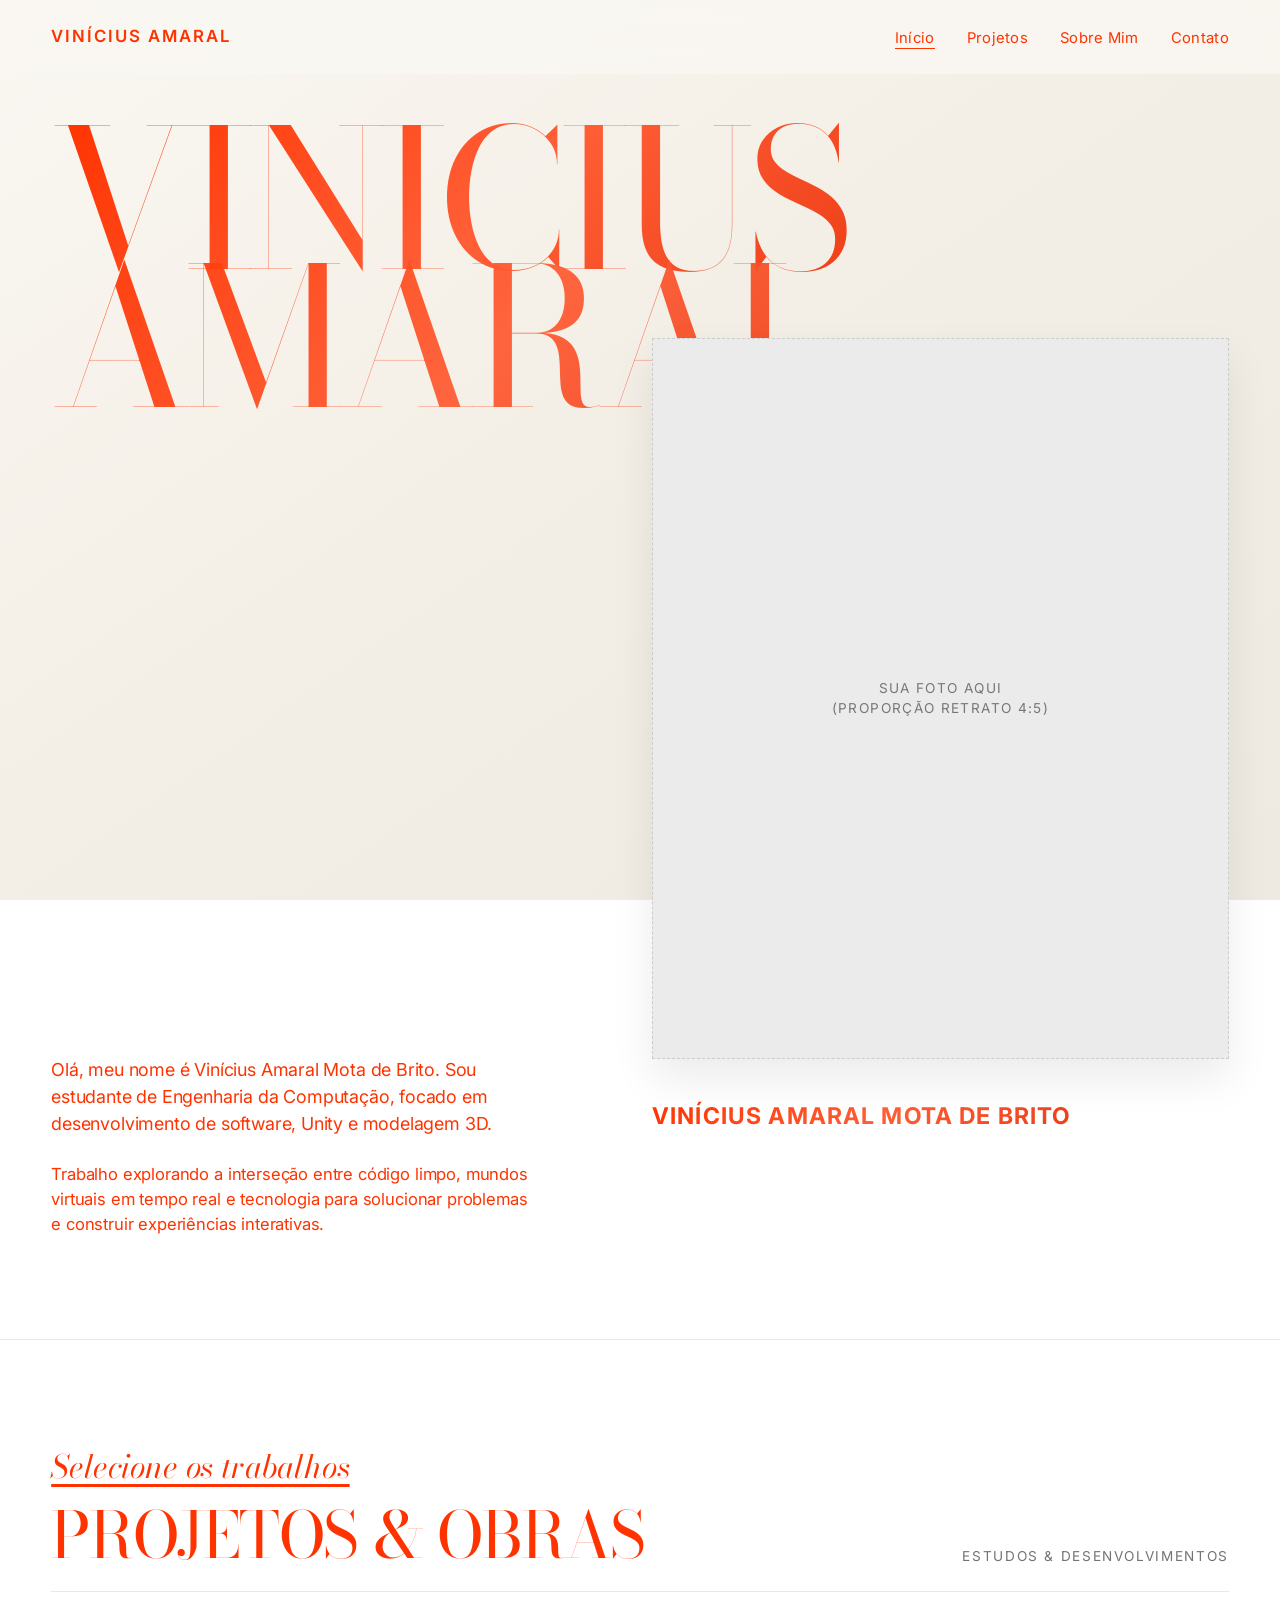
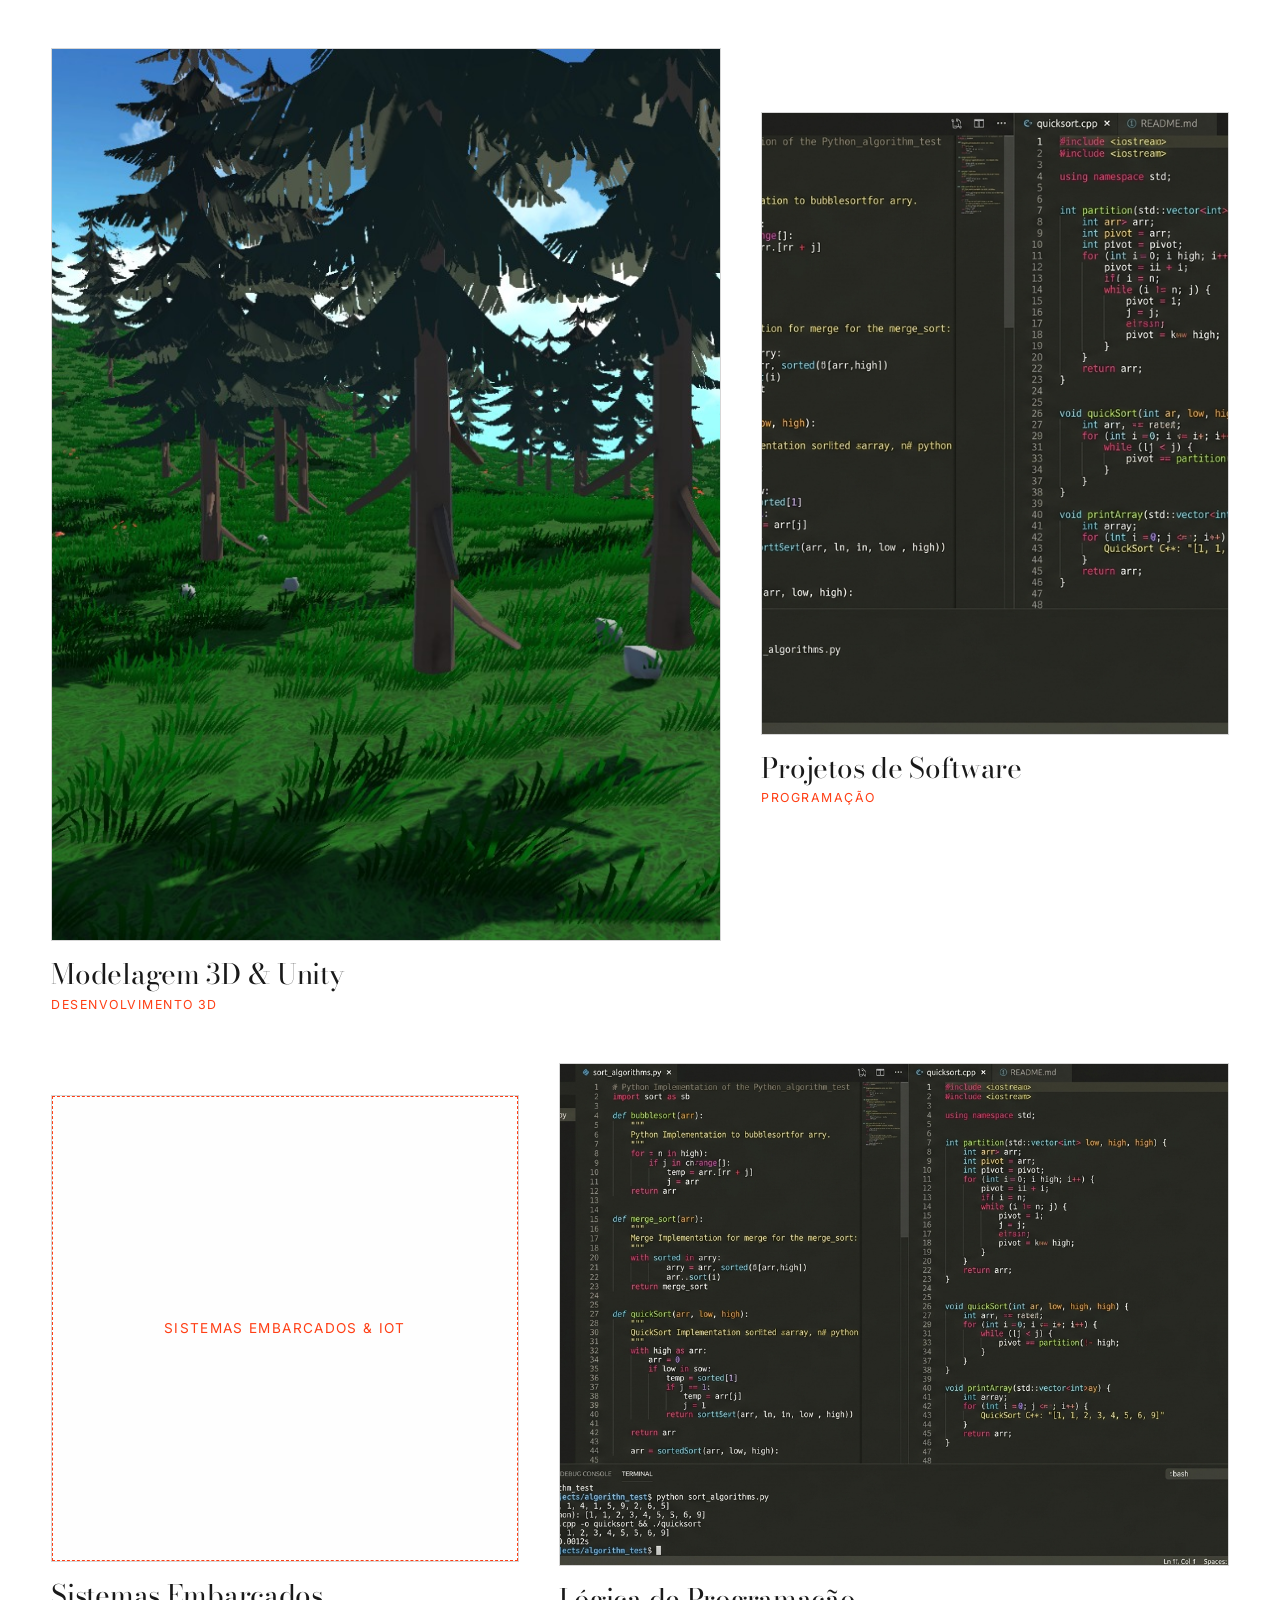
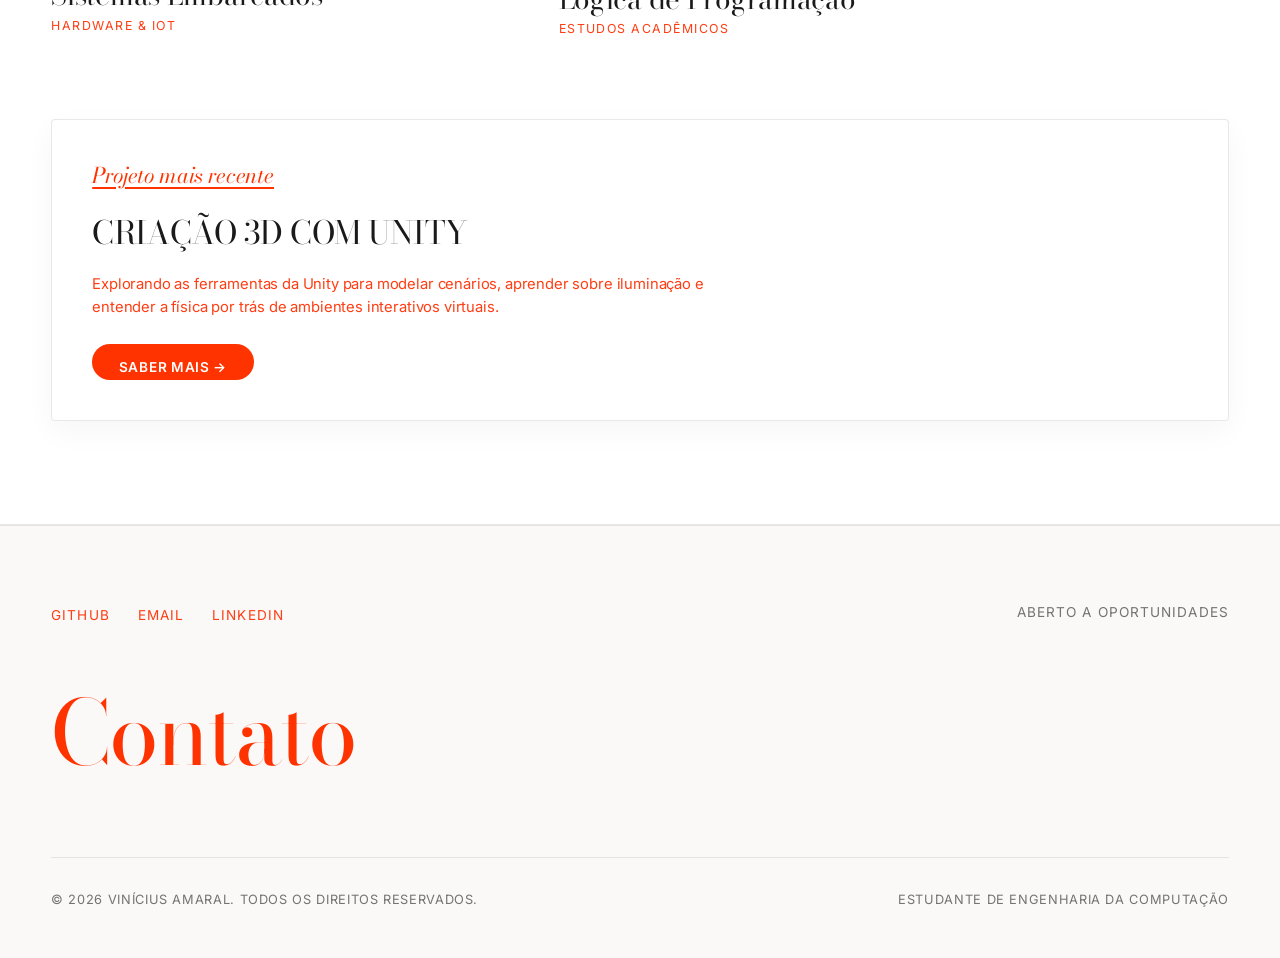
<file: index.html>
<!DOCTYPE html>
<html lang="pt-BR">

<head>
  <meta charset="UTF-8">
  <meta name="viewport" content="width=device-width, initial-scale=1.0">
  <title>Vinícius Amaral — Engenharia da Computação</title>
  <meta name="description" content="Portfólio de Vinícius Amaral, 18 anos, estudante de Engenharia da Computação.">

  <link rel="icon"
    href="data:image/svg+xml,<svg xmlns='http://www.w3.org/2000/svg' viewBox='0 0 100 100'><text y='.9em' font-size='90'>VA</text></svg>">
  <link rel="stylesheet" href="assets/css/style.css">
</head>

<body>

  <header class="site-header">
    <div class="header-inner">
      <a href="index.html" class="site-title">Vinícius Amaral</a>

      <div class="nav-group">
        <nav>
          <ul class="nav-links">
            <li><a href="index.html" class="nav-link active">Início</a></li>
            <li><a href="selectworks.html" class="nav-link">Projetos</a></li>
            <li><a href="info.html" class="nav-link">Sobre Mim</a></li>
            <li><a href="#contact" data-contact-trigger class="nav-link">Contato</a></li>
          </ul>
        </nav>

        <button id="mobile-menu-btn" class="mobile-menu-btn" aria-label="Abrir menu mobile">
          <span></span>
          <span></span>
          <span></span>
        </button>
      </div>
    </div>
  </header>

  <div id="mobile-nav-drawer" class="mobile-nav-drawer">
    <ul class="mobile-nav-links">
      <li><a href="index.html" class="mobile-nav-link">Início</a></li>
      <li><a href="selectworks.html" class="mobile-nav-link">Projetos</a></li>
      <li><a href="info.html" class="mobile-nav-link">Sobre Mim</a></li>
      <li><a href="#contact" data-contact-trigger class="mobile-nav-link">Contato</a></li>
    </ul>
    <div style="border-top: 1px solid var(--border-color); padding-top: 2rem;">
      <p
        style="font-size: 0.85rem; text-transform: uppercase; letter-spacing: 0.1em; color: var(--text-muted); margin-bottom: 0.5rem;">
        Fale comigo</p>
      <a href="mailto:seuemail@exemplo.com"
        style="font-family: var(--font-display); font-size: 1.5rem;">seuemail@exemplo.com</a>
    </div>
  </div>

  <main>
    <section class="hero-section">
      <div class="hero-top-bar">
        <a href="mailto:seuemail@exemplo.com" class="hero-email-link editorial-email-italic" data-contact-trigger>hello@vinicius.com</a>
        <span class="hero-tagline">Engenharia da Computação</span>
      </div>

      <div class="hero-composition">
        <div class="hero-headline-wrapper">
          <span class="hero-headline">VINICIUS</span>
          <span class="hero-headline duplicate" aria-hidden="true">AMARAL</span>
        </div>

        <div class="hero-image-container">
          <div class="img-placeholder" style="height: 100%; min-height: 520px; background-color: #ebebeb; border: 1px dashed #cccccc; color: #777777;">
            Sua Foto Aqui<br>(Proporção Retrato 4:5)
          </div>
        </div>

        <div class="hero-bio-container">
          <p class="hero-bio-text">
            Olá, meu nome é Vinícius Amaral Mota de Brito. Sou estudante de Engenharia da Computação, focado em desenvolvimento de software, Unity e modelagem 3D.
          </p>
          <p class="hero-bio-sub">
            Trabalho explorando a interseção entre código limpo, mundos virtuais em tempo real e tecnologia para solucionar problemas e construir experiências interativas.
          </p>
        </div>

        <div class="hero-identity">
          <h2 class="hero-identity-name">VINÍCIUS AMARAL MOTA DE BRITO</h2>
        </div>
      </div>
    </section>

    <section class="select-works-section section-theme-butter" id="works">
      <div class="section-container-inner">
        <div class="section-header">
          <div>
            <span class="editorial-script-label">Selecione os trabalhos</span>
            <h2 class="section-title">PROJETOS &amp; OBRAS</h2>
          </div>
          <span class="section-subtitle">Estudos &amp; Desenvolvimentos</span>
        </div>

        <div class="works-grid">
          <article class="work-card featured-large portrait" data-project-trigger="modelagem-3d">
            <div class="work-img-wrapper">
              <img src="assets/images/unity-forest.jpeg" alt="Cenário 3D desenvolvido na Unity" class="work-img">
              <div class="work-overlay">
                <span class="work-view-btn">Ver Projeto</span>
              </div>
            </div>
            <div class="work-info">
              <div>
                <h3 class="work-title">Modelagem 3D &amp; Unity</h3>
                <span class="work-category">Desenvolvimento 3D</span>
              </div>
            </div>
          </article>

          <article class="work-card featured-medium-right portrait" data-project-trigger="dev-software">
            <div class="work-img-wrapper">
              <img src="assets/images/ide-code.jpg" alt="Projetos de Software - Editor IDE" class="work-img">
              <div class="work-overlay">
                <span class="work-view-btn">Ver Projeto</span>
              </div>
            </div>
            <div class="work-info">
              <div>
                <h3 class="work-title">Projetos de Software</h3>
                <span class="work-category">Programação</span>
              </div>
            </div>
          </article>

          <article class="work-card featured-medium-left square" data-project-trigger="sistemas-embarcados">
            <div class="work-img-wrapper">
              <div class="img-placeholder" style="aspect-ratio: 1/1;">Sistemas Embarcados &amp; IoT</div>
              <div class="work-overlay">
                <span class="work-view-btn">Ver Projeto</span>
              </div>
            </div>
            <div class="work-info">
              <div>
                <h3 class="work-title">Sistemas Embarcados</h3>
                <span class="work-category">Hardware &amp; IoT</span>
              </div>
            </div>
          </article>

          <article class="work-card featured-wide-right" data-project-trigger="logica-programacao">
            <div class="work-img-wrapper">
              <img src="assets/images/ide-code.jpg" alt="Lógica de Programação e Algoritmos" class="work-img">
              <div class="work-overlay">
                <span class="work-view-btn">Ver Projeto</span>
              </div>
            </div>
            <div class="work-info">
              <div>
                <h3 class="work-title">Lógica de Programação</h3>
                <span class="work-category">Estudos Acadêmicos</span>
              </div>
            </div>
          </article>
        </div>

        <div class="works-editorial-spotlight">
          <div class="spotlight-badge">Projeto mais recente</div>
          <h3 class="spotlight-title">Criação 3D com Unity</h3>
          <p class="spotlight-desc">
            Explorando as ferramentas da Unity para modelar cenários, aprender sobre iluminação e entender a física por
            trás de ambientes interativos virtuais.
          </p>
          <a href="project.html?id=modelagem-3d" class="spotlight-link">
            Saber mais &rarr;
          </a>
        </div>
      </div>
    </section>

  </main>

  <footer class="site-footer" id="contact">
    <div class="footer-inner">
      <div class="footer-top-row">
        <ul class="footer-social-links">
          <li><a href="https://github.com/seugithub" target="_blank" rel="noopener noreferrer"
              class="footer-social-link">GitHub</a></li>
          <li><a href="mailto:seuemail@exemplo.com" class="footer-social-link">Email</a></li>
          <li><a href="https://linkedin.com/in/seulinkedin" target="_blank" rel="noopener noreferrer"
              class="footer-social-link">LinkedIn</a></li>
        </ul>
        <span
          style="font-size: 0.85rem; letter-spacing: 0.08em; text-transform: uppercase; color: var(--text-subtle);">Aberto
          a Oportunidades</span>
      </div>

      <div class="footer-contact-headline">
        <a href="mailto:seuemail@exemplo.com" class="footer-email-big" data-contact-trigger>Contato</a>
      </div>

      <div class="footer-bottom-row">
        <span>&copy; <span id="year">2026</span> Vinícius Amaral. Todos os direitos reservados.</span>
        <span>Estudante de Engenharia da Computação</span>
      </div>
    </div>
  </footer>

  <div id="case-study-modal" class="case-modal-overlay" role="dialog" aria-modal="true" aria-labelledby="modal-title">
    <div class="case-modal-box">
      <button class="modal-close-btn" aria-label="Fechar">&times;</button>

      <div style="border-bottom: 1px solid var(--border-color); padding-bottom: 1.5rem; margin-bottom: 2rem;">
        <span class="case-modal-cat"
          style="font-size: 0.775rem; text-transform: uppercase; letter-spacing: 0.12em; color: var(--text-muted); display: block; margin-bottom: 0.5rem;"></span>
        <h2 id="modal-title" class="case-modal-title"
          style="font-family: var(--font-display); font-size: clamp(2.5rem, 5vw, 4rem); font-weight: 300; line-height: 1;">
        </h2>
      </div>

      <p class="case-modal-lead" style="font-size: 1.25rem; font-weight: 300; line-height: 1.5; margin-bottom: 2rem;">
      </p>

      <div class="case-modal-credits"
        style="display: grid; grid-template-columns: repeat(auto-fit, minmax(140px, 1fr)); gap: 1.5rem; padding: 1.5rem 0; border-top: 1px solid var(--border-color); border-bottom: 1px solid var(--border-color); margin-bottom: 2.5rem;">
      </div>

      <div class="case-modal-gallery"></div>

      <div
        style="margin-top: 2.5rem; text-align: right; border-top: 1px solid var(--border-color); padding-top: 1.5rem;">
        <a href="#" class="case-modal-fullpage"
          style="font-size: 0.85rem; font-weight: 600; text-transform: uppercase; letter-spacing: 0.1em; border-bottom: 1px solid var(--text-main); padding-bottom: 2px;">
          Página Completa do Projeto &rarr;
        </a>
      </div>
    </div>
  </div>

  <div id="contact-modal" class="contact-modal-overlay" role="dialog" aria-modal="true"
    aria-labelledby="contact-heading">
    <div class="contact-modal-box">
      <button class="modal-close-btn" aria-label="Fechar">&times;</button>
      <h3 id="contact-heading"
        style="font-family: var(--font-display); font-size: 2.5rem; font-weight: 300; margin-bottom: 0.5rem;">Vamos
        conversar!</h3>
      <p style="font-size: 0.9rem; color: var(--text-muted); margin-bottom: 2rem;">Sinta-se à vontade para me contatar
        para trocar ideias ou oportunidades de estágio.</p>

      <form>
        <div class="form-group">
          <label class="form-label" for="client-name">Seu Nome</label>
          <input type="text" id="client-name" class="form-input" placeholder="Ex: Maria Souza" required>
        </div>
        <div class="form-group">
          <label class="form-label" for="client-email">Seu E-mail</label>
          <input type="email" id="client-email" class="form-input" placeholder="maria@exemplo.com" required>
        </div>
        <div class="form-group">
          <label class="form-label" for="client-subject">Assunto</label>
          <input type="text" id="client-subject" class="form-input" placeholder="Contato / Dúvida / Oportunidade"
            required>
        </div>
        <div class="form-group">
          <label class="form-label" for="client-msg">Mensagem</label>
          <textarea id="client-msg" class="form-textarea" rows="4" placeholder="Escreva sua mensagem aqui..."
            required></textarea>
        </div>
        <button type="submit" class="form-submit-btn">Enviar Mensagem</button>
      </form>
    </div>
  </div>

  <script src="assets/js/main.js"></script>
</body>

</html>
</file>
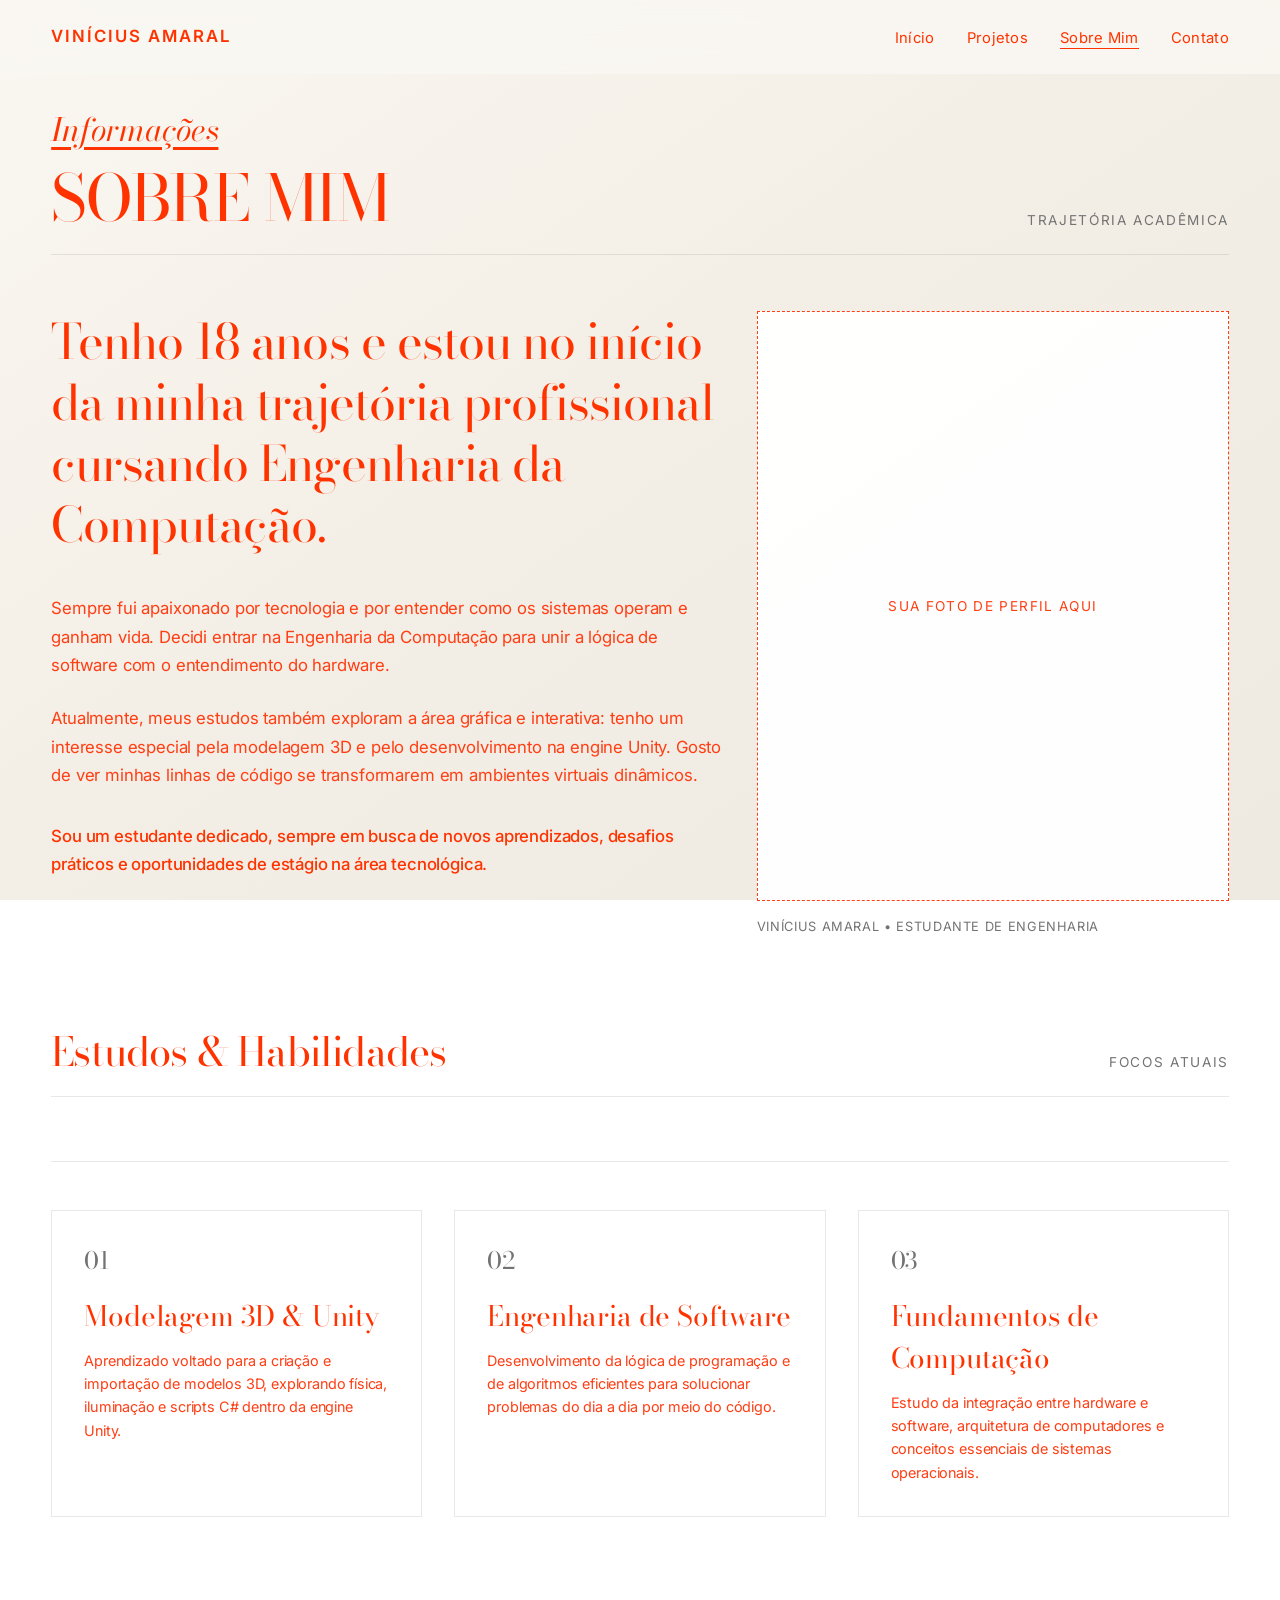
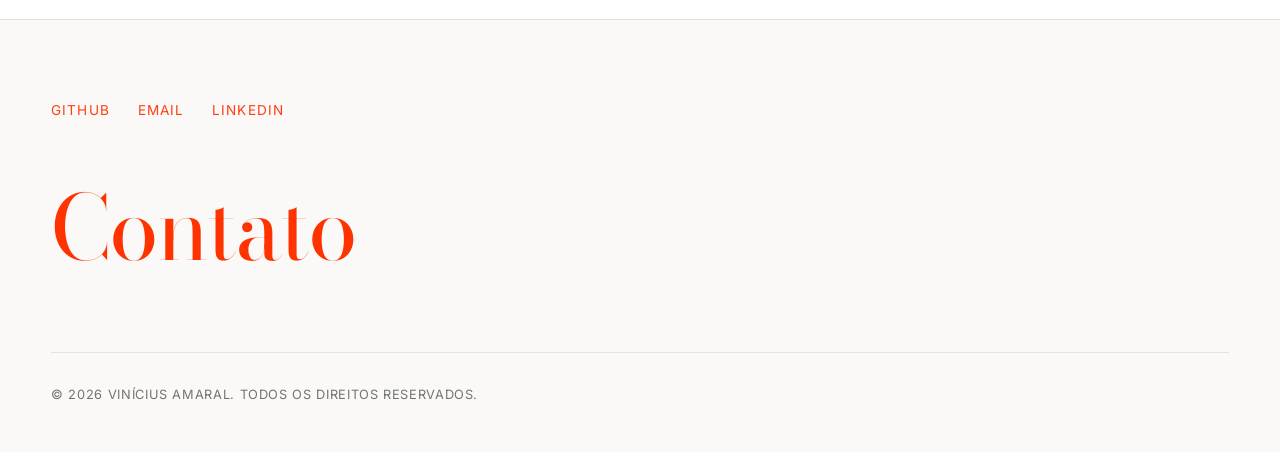
<file: info.html>
<!DOCTYPE html>
<html lang="pt-BR">

<head>
  <meta charset="UTF-8">
  <meta name="viewport" content="width=device-width, initial-scale=1.0">
  <title>Sobre Mim — Vinícius Amaral</title>
  <meta name="description" content="Informações sobre Vinícius Amaral, estudante de Engenharia da Computação.">

  <link rel="icon"
    href="data:image/svg+xml,<svg xmlns='http://www.w3.org/2000/svg' viewBox='0 0 100 100'><text y='.9em' font-size='90'>VA</text></svg>">
  <link rel="stylesheet" href="assets/css/style.css">
</head>

<body>

  <header class="site-header">
    <div class="header-inner">
      <a href="index.html" class="site-title">Vinícius Amaral</a>
      <div class="nav-group">
        <nav>
          <ul class="nav-links">
            <li><a href="index.html" class="nav-link">Início</a></li>
            <li><a href="selectworks.html" class="nav-link">Projetos</a></li>
            <li><a href="info.html" class="nav-link active">Sobre Mim</a></li>
            <li><a href="#contact" data-contact-trigger class="nav-link">Contato</a></li>
          </ul>
        </nav>
        <button id="mobile-menu-btn" class="mobile-menu-btn" aria-label="Abrir menu mobile">
          <span></span><span></span><span></span>
        </button>
      </div>
    </div>
  </header>

  <div id="mobile-nav-drawer" class="mobile-nav-drawer">
    <ul class="mobile-nav-links">
      <li><a href="index.html" class="mobile-nav-link">Início</a></li>
      <li><a href="selectworks.html" class="mobile-nav-link">Projetos</a></li>
      <li><a href="info.html" class="mobile-nav-link">Sobre Mim</a></li>
      <li><a href="#contact" data-contact-trigger class="mobile-nav-link">Contato</a></li>
    </ul>
  </div>

  <main>
    <section class="info-section">
      <div class="section-header" style="margin-bottom: 3.5rem;">
        <div>
          <span class="editorial-script-label">Informações</span>
          <h1 class="section-title">SOBRE MIM</h1>
        </div>
        <span class="section-subtitle">Trajetória Acadêmica</span>
      </div>

      <div class="info-hero-grid">
        <div class="info-statement-col">
          <p class="info-lead-text">
            Tenho 18 anos e estou no início da minha trajetória profissional cursando Engenharia da Computação.
          </p>
          <p class="info-body-text">
            Sempre fui apaixonado por tecnologia e por entender como os sistemas operam e ganham vida. Decidi entrar na
            Engenharia da Computação para unir a lógica de software com o entendimento do hardware.
          </p>
          <p class="info-body-text">
            Atualmente, meus estudos também exploram a área gráfica e interativa: tenho um interesse especial pela
            modelagem 3D e pelo desenvolvimento na engine Unity. Gosto de ver minhas linhas de código se transformarem
            em ambientes virtuais dinâmicos.
          </p>
          <p class="info-body-text" style="font-weight: 500; color: var(--text-main); margin-top: 2rem;">
            Sou um estudante dedicado, sempre em busca de novos aprendizados, desafios práticos e oportunidades de
            estágio na área tecnológica.
          </p>
        </div>

        <div class="info-portrait-col">
          <div class="info-portrait-card">
            <div class="img-placeholder" style="aspect-ratio: 4/5;">Sua Foto de Perfil Aqui</div>
            <p class="info-portrait-caption">Vinícius Amaral &bull; Estudante de Engenharia</p>
          </div>
        </div>
      </div>

      <div style="margin-top: 6rem;">
        <div class="section-header" style="margin-bottom: 2.5rem;">
          <h2 class="section-title" style="font-size: 2.5rem;">Estudos &amp; Habilidades</h2>
          <span class="section-subtitle">Focos Atuais</span>
        </div>

        <div class="capabilities-grid">
          <div class="capability-card">
            <div class="capability-num">01</div>
            <h3 class="capability-title">Modelagem 3D &amp; Unity</h3>
            <p class="capability-desc">
              Aprendizado voltado para a criação e importação de modelos 3D, explorando física, iluminação e scripts C#
              dentro da engine Unity.
            </p>
          </div>

          <div class="capability-card">
            <div class="capability-num">02</div>
            <h3 class="capability-title">Engenharia de Software</h3>
            <p class="capability-desc">
              Desenvolvimento da lógica de programação e de algoritmos eficientes para solucionar problemas do dia a dia
              por meio do código.
            </p>
          </div>

          <div class="capability-card">
            <div class="capability-num">03</div>
            <h3 class="capability-title">Fundamentos de Computação</h3>
            <p class="capability-desc">
              Estudo da integração entre hardware e software, arquitetura de computadores e conceitos essenciais de
              sistemas operacionais.
            </p>
          </div>
        </div>
      </div>
    </section>
  </main>

  <footer class="site-footer" id="contact">
    <div class="footer-inner">
      <div class="footer-top-row">
        <ul class="footer-social-links">
          <li><a href="https://github.com/seugithub" target="_blank" rel="noopener noreferrer"
              class="footer-social-link">GitHub</a></li>
          <li><a href="mailto:seuemail@exemplo.com" class="footer-social-link">Email</a></li>
          <li><a href="https://linkedin.com/in/seulinkedin" target="_blank" rel="noopener noreferrer"
              class="footer-social-link">LinkedIn</a></li>
        </ul>
      </div>
      <div class="footer-contact-headline">
        <a href="mailto:seuemail@exemplo.com" class="footer-email-big" data-contact-trigger>Contato</a>
      </div>
      <div class="footer-bottom-row">
        <span>&copy; 2026 Vinícius Amaral. Todos os direitos reservados.</span>
      </div>
    </div>
  </footer>

  <div id="contact-modal" class="contact-modal-overlay" role="dialog" aria-modal="true">
    <div class="contact-modal-box">
      <button class="modal-close-btn" aria-label="Fechar">&times;</button>
      <h3 style="font-family: var(--font-display); font-size: 2.5rem; font-weight: 300; margin-bottom: 0.5rem;">Vamos
        conversar!</h3>
      <form>
        <div class="form-group">
          <label class="form-label">Seu Nome</label>
          <input type="text" class="form-input" required>
        </div>
        <div class="form-group">
          <label class="form-label">Seu E-mail</label>
          <input type="email" class="form-input" required>
        </div>
        <div class="form-group">
          <label class="form-label">Assunto</label>
          <input type="text" class="form-input" required>
        </div>
        <div class="form-group">
          <label class="form-label">Mensagem</label>
          <textarea class="form-textarea" rows="4" required></textarea>
        </div>
        <button type="submit" class="form-submit-btn">Enviar Mensagem</button>
      </form>
    </div>
  </div>

  <script src="assets/js/main.js"></script>
</body>

</html>
</file>
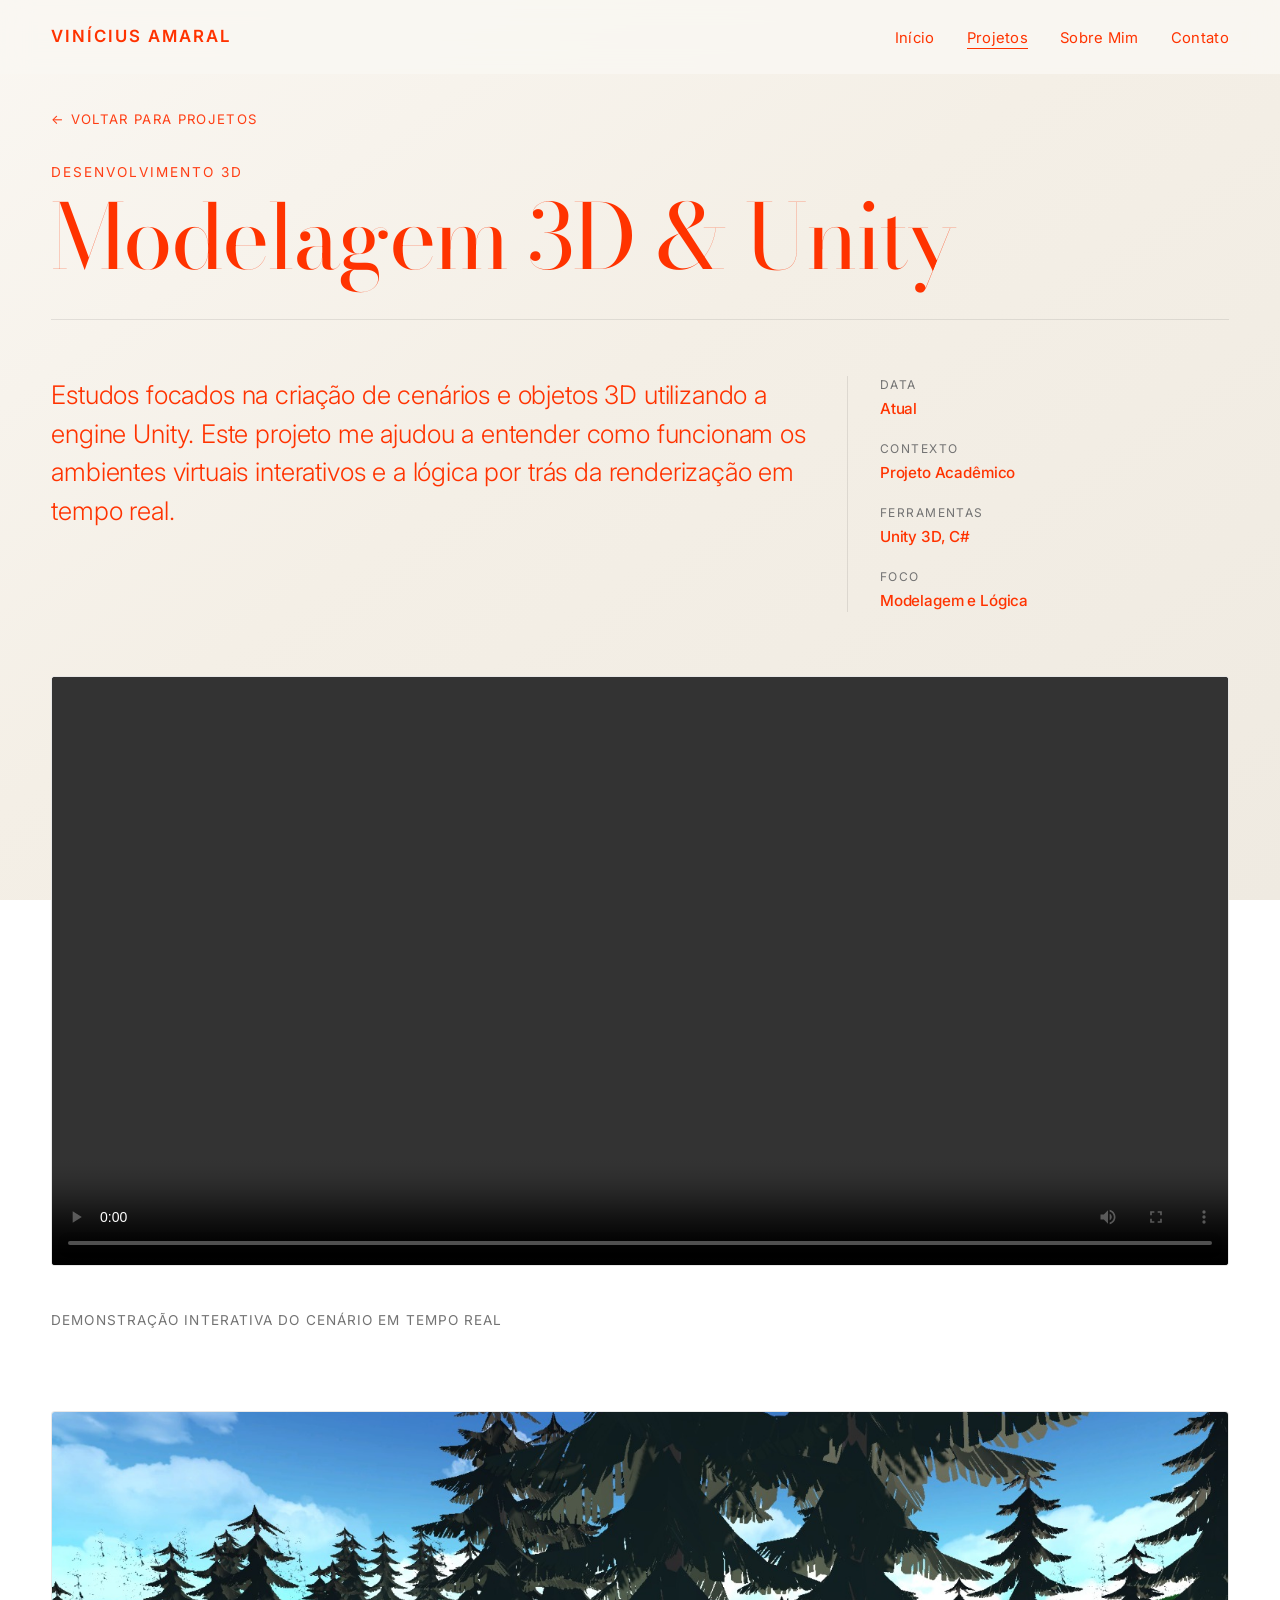
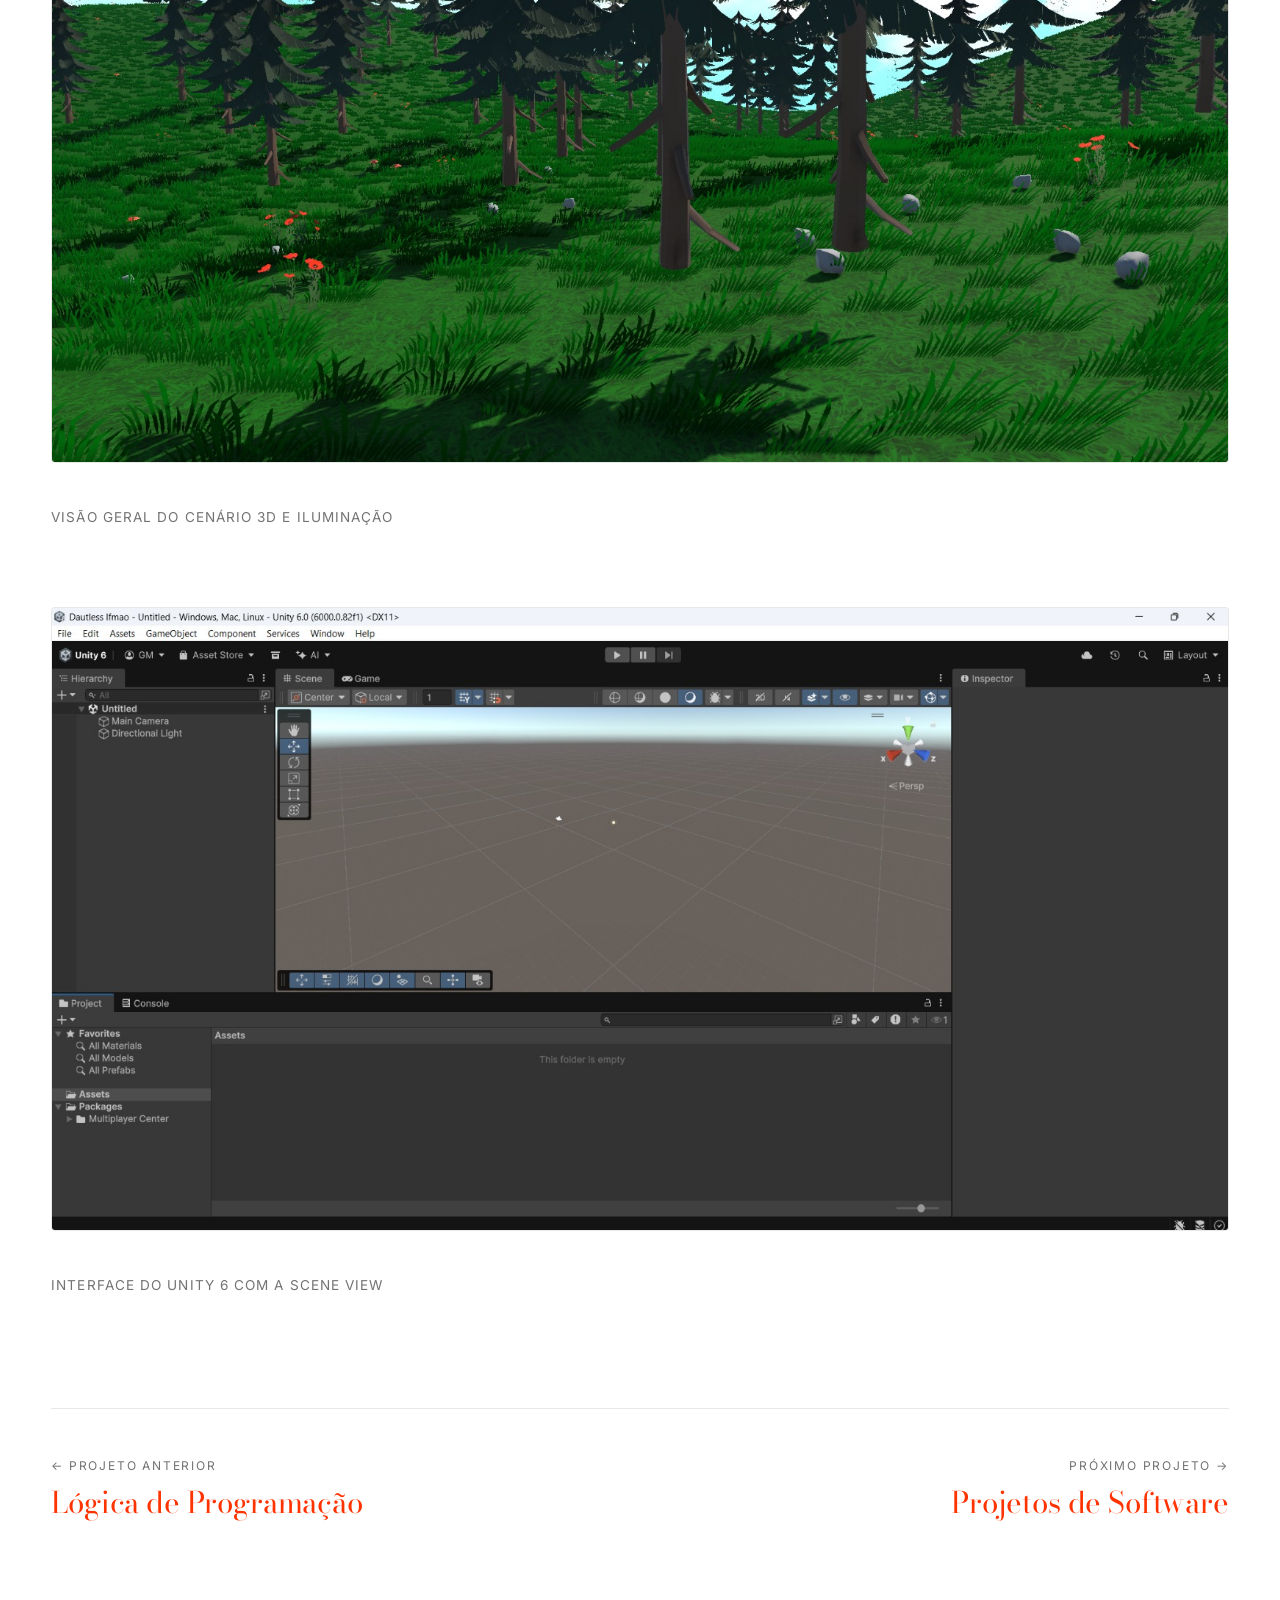
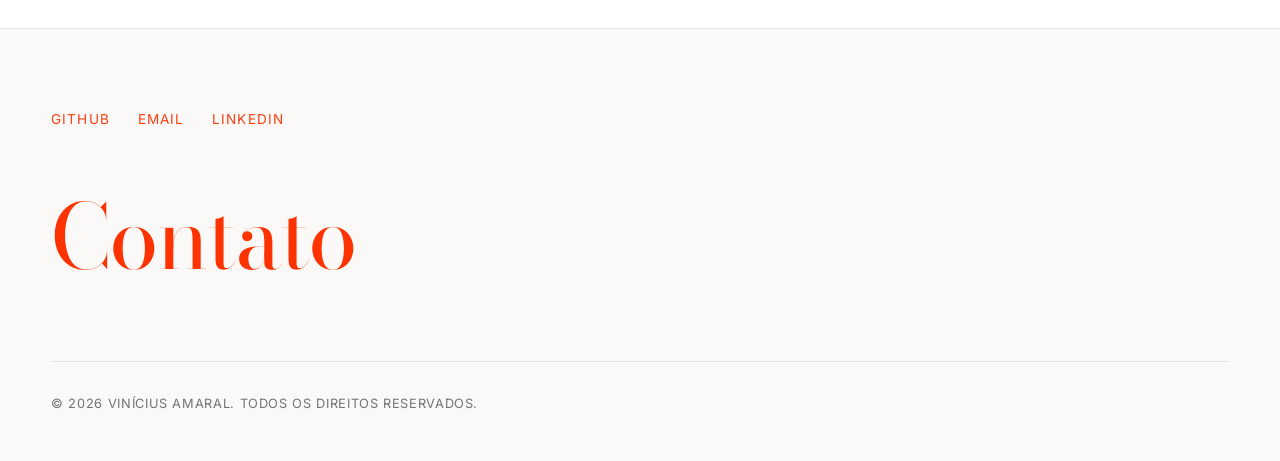
<file: project.html>
<!DOCTYPE html>
<html lang="pt-BR">
<head>
  <meta charset="UTF-8">
  <meta name="viewport" content="width=device-width, initial-scale=1.0">
  <title>Detalhes do Projeto — Vinícius Amaral</title>
  
  <link rel="icon" href="data:image/svg+xml,<svg xmlns='http://www.w3.org/2000/svg' viewBox='0 0 100 100'><text y='.9em' font-size='90'>VA</text></svg>">
  <link rel="stylesheet" href="assets/css/style.css">
</head>
<body>
  <header class="site-header">
    <div class="header-inner">
      <a href="index.html" class="site-title">Vinícius Amaral</a>
      <div class="nav-group">
        <nav>
          <ul class="nav-links">
            <li><a href="index.html" class="nav-link">Início</a></li>
            <li><a href="selectworks.html" class="nav-link active">Projetos</a></li>
            <li><a href="info.html" class="nav-link">Sobre Mim</a></li>
            <li><a href="#contact" data-contact-trigger class="nav-link">Contato</a></li>
          </ul>
        </nav>
        <button id="mobile-menu-btn" class="mobile-menu-btn"><span></span><span></span><span></span></button>
      </div>
    </div>
  </header>

  <div id="mobile-nav-drawer" class="mobile-nav-drawer">
    <ul class="mobile-nav-links">
      <li><a href="index.html" class="mobile-nav-link">Início</a></li>
      <li><a href="selectworks.html" class="mobile-nav-link">Projetos</a></li>
      <li><a href="info.html" class="mobile-nav-link">Sobre Mim</a></li>
      <li><a href="#contact" data-contact-trigger class="mobile-nav-link">Contato</a></li>
    </ul>
  </div>

  <main>
    <article class="project-detail-section">
      <a href="selectworks.html" class="project-back-link">
        &larr; Voltar para Projetos
      </a>

      <div class="project-hero-header">
        <span id="proj-cat" style="font-size: 0.85rem; text-transform: uppercase; letter-spacing: 0.15em; color: var(--text-muted); display: block; margin-bottom: 0.75rem;">
          Categoria
        </span>
        <h1 id="proj-title" class="project-main-title">Título do Projeto</h1>
      </div>

      <div class="project-meta-grid">
        <div class="project-statement-col">
          <p id="proj-statement" class="project-statement-text">
            Descrição do projeto carregada dinamicamente pelo JavaScript.
          </p>
        </div>
        <div id="proj-credits" class="project-credits-col">
          <!-- Populated dynamically -->
        </div>
      </div>

      <div id="proj-gallery" class="project-gallery-masonry">
        <!-- Gallery items populated dynamically -->
      </div>

      <nav class="project-nav-footer" aria-label="Navegação entre projetos">
        <a href="#" id="proj-prev" class="project-nav-link prev">
          <span class="project-nav-direction">&larr; Projeto Anterior</span>
          <span class="project-nav-name">Anterior</span>
        </a>

        <a href="#" id="proj-next" class="project-nav-link next">
          <span class="project-nav-direction">Próximo Projeto &rarr;</span>
          <span class="project-nav-name">Próximo</span>
        </a>
      </nav>
    </article>
  </main>

  <footer class="site-footer" id="contact">
    <div class="footer-inner">
      <div class="footer-top-row">
        <ul class="footer-social-links">
          <li><a href="https://github.com/seugithub" target="_blank" class="footer-social-link">GitHub</a></li>
          <li><a href="mailto:seuemail@exemplo.com" class="footer-social-link">Email</a></li>
          <li><a href="https://linkedin.com/in/seulinkedin" target="_blank" class="footer-social-link">LinkedIn</a></li>
        </ul>
      </div>
      <div class="footer-contact-headline">
        <a href="mailto:seuemail@exemplo.com" class="footer-email-big" data-contact-trigger>Contato</a>
      </div>
      <div class="footer-bottom-row">
        <span>&copy; 2026 Vinícius Amaral. Todos os direitos reservados.</span>
      </div>
    </div>
  </footer>

  <div id="contact-modal" class="contact-modal-overlay" role="dialog" aria-modal="true">
    <div class="contact-modal-box">
      <button class="modal-close-btn">&times;</button>
      <h3 style="font-family: var(--font-display); font-size: 2.5rem; font-weight: 300; margin-bottom: 0.5rem;">Vamos conversar!</h3>
      <form>
        <div class="form-group"><label class="form-label">Seu Nome</label><input type="text" class="form-input" required></div>
        <div class="form-group"><label class="form-label">Seu E-mail</label><input type="email" class="form-input" required></div>
        <div class="form-group"><label class="form-label">Assunto</label><input type="text" class="form-input" required></div>
        <div class="form-group"><label class="form-label">Mensagem</label><textarea class="form-textarea" rows="4" required></textarea></div>
        <button type="submit" class="form-submit-btn">Enviar Mensagem</button>
      </form>
    </div>
  </div>

  <script src="assets/js/main.js"></script>
</body>
</html>
</file>
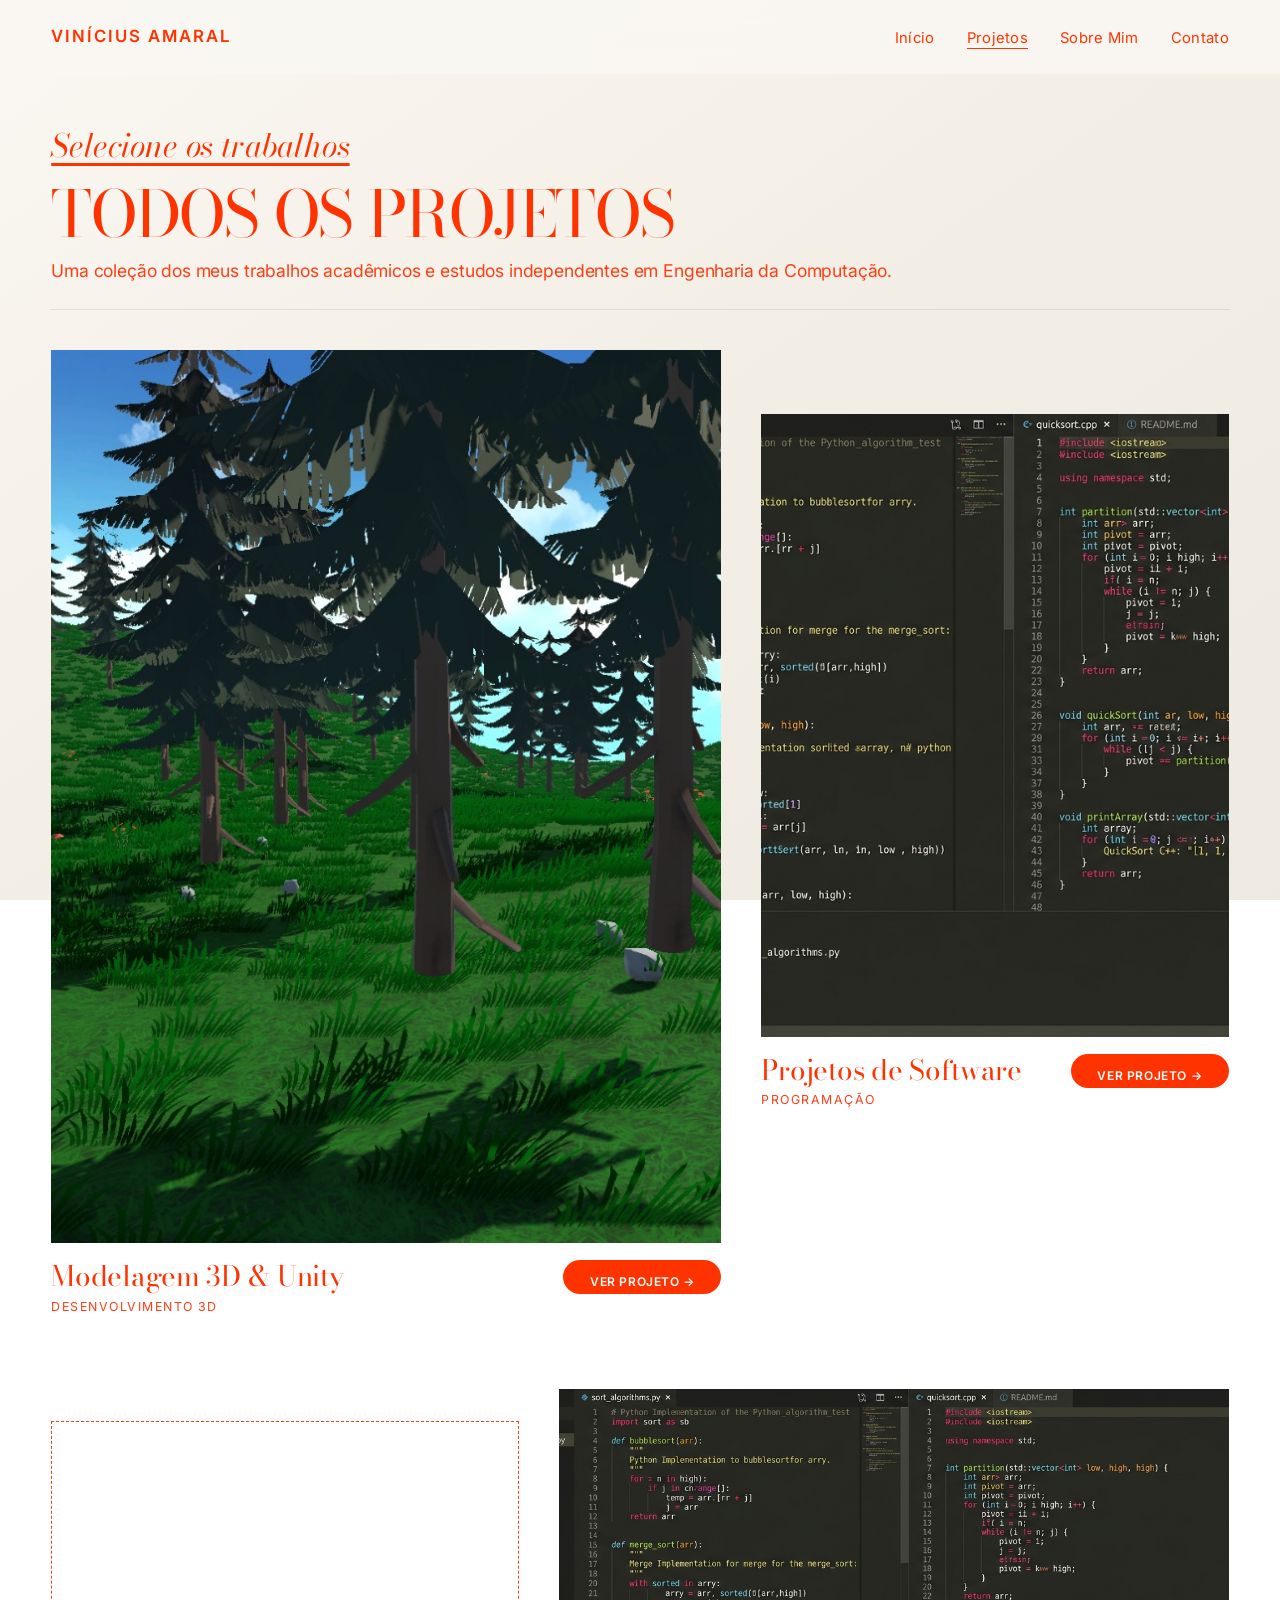
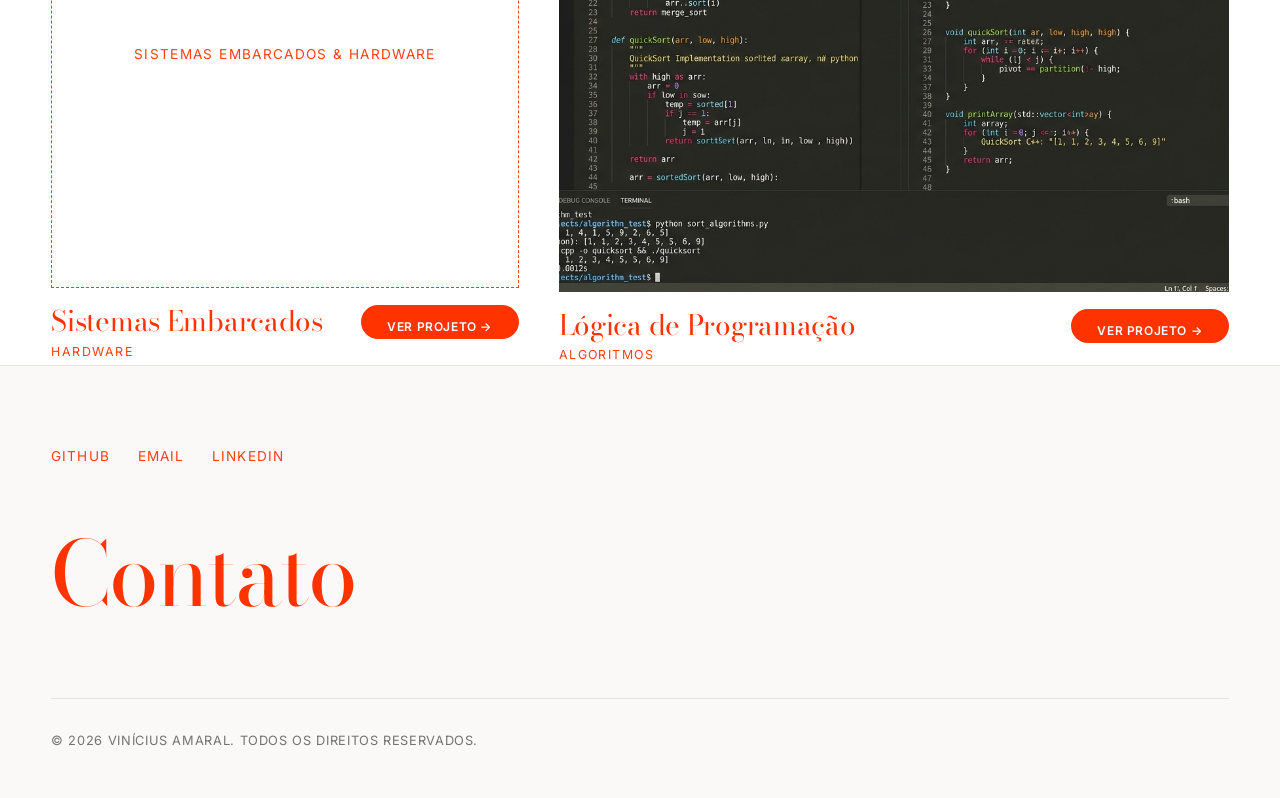
<file: selectworks.html>
<!DOCTYPE html>
<html lang="pt-BR">

<head>
  <meta charset="UTF-8">
  <meta name="viewport" content="width=device-width, initial-scale=1.0">
  <title>Projetos — Vinícius Amaral</title>
  <link rel="icon"
    href="data:image/svg+xml,<svg xmlns='http://www.w3.org/2000/svg' viewBox='0 0 100 100'><text y='.9em' font-size='90'>VA</text></svg>">
  <link rel="stylesheet" href="assets/css/style.css">
</head>

<body>
  <header class="site-header">
    <div class="header-inner">
      <a href="index.html" class="site-title">Vinícius Amaral</a>
      <div class="nav-group">
        <nav>
          <ul class="nav-links">
            <li><a href="index.html" class="nav-link">Início</a></li>
            <li><a href="selectworks.html" class="nav-link active">Projetos</a></li>
            <li><a href="info.html" class="nav-link">Sobre Mim</a></li>
            <li><a href="#contact" data-contact-trigger class="nav-link">Contato</a></li>
          </ul>
        </nav>
        <button id="mobile-menu-btn" class="mobile-menu-btn"><span></span><span></span><span></span></button>
      </div>
    </div>
  </header>

  <div id="mobile-nav-drawer" class="mobile-nav-drawer">
    <ul class="mobile-nav-links">
      <li><a href="index.html" class="mobile-nav-link">Início</a></li>
      <li><a href="selectworks.html" class="mobile-nav-link">Projetos</a></li>
      <li><a href="info.html" class="mobile-nav-link">Sobre Mim</a></li>
      <li><a href="#contact" data-contact-trigger class="mobile-nav-link">Contato</a></li>
    </ul>
  </div>

  <main>
    <section class="select-works-section" style="padding-top: 3rem;">
      <div class="section-header" style="margin-bottom: 2.5rem;">
        <div>
          <span class="editorial-script-label">Selecione os trabalhos</span>
          <h1 class="section-title">TODOS OS PROJETOS</h1>
          <p style="font-size: 1.1rem; color: var(--text-muted); font-weight: 400; margin-top: 0.75rem;">
            Uma coleção dos meus trabalhos acadêmicos e estudos independentes em Engenharia da Computação.
          </p>
        </div>
      </div>

      <div class="works-grid" style="row-gap: 4.5rem;">
        <article class="work-card featured-large portrait" data-project-trigger="modelagem-3d">
          <div class="work-img-wrapper">
            <img src="assets/images/unity-forest.jpeg" alt="Cenário Unity 3D" class="work-img">
            <div class="work-overlay"><span class="work-view-btn">Ver Projeto</span></div>
          </div>
          <div class="work-info">
            <div>
              <h2 class="work-title">Modelagem 3D &amp; Unity</h2>
              <span class="work-category">Desenvolvimento 3D</span>
            </div>
            <a href="project.html?id=modelagem-3d" class="spotlight-link" style="font-size: 0.75rem;">Ver Projeto
              &rarr;</a>
          </div>
        </article>

        <article class="work-card featured-medium-right portrait" data-project-trigger="dev-software">
          <div class="work-img-wrapper">
            <img src="assets/images/ide-code.jpg" alt="Projetos de Software" class="work-img">
            <div class="work-overlay"><span class="work-view-btn">Ver Projeto</span></div>
          </div>
          <div class="work-info">
            <div>
              <h2 class="work-title">Projetos de Software</h2>
              <span class="work-category">Programação</span>
            </div>
            <a href="project.html?id=dev-software" class="spotlight-link" style="font-size: 0.75rem;">Ver Projeto
              &rarr;</a>
          </div>
        </article>

        <article class="work-card featured-medium-left square" data-project-trigger="sistemas-embarcados">
          <div class="work-img-wrapper">
            <div class="img-placeholder" style="aspect-ratio: 1/1;">Sistemas Embarcados &amp; Hardware</div>
            <div class="work-overlay"><span class="work-view-btn">Ver Projeto</span></div>
          </div>
          <div class="work-info">
            <div>
              <h2 class="work-title">Sistemas Embarcados</h2>
              <span class="work-category">Hardware</span>
            </div>
            <a href="project.html?id=sistemas-embarcados" class="spotlight-link" style="font-size: 0.75rem;">Ver Projeto
              &rarr;</a>
          </div>
        </article>

        <article class="work-card featured-wide-right" data-project-trigger="logica-programacao">
          <div class="work-img-wrapper">
            <img src="assets/images/ide-code.jpg" alt="Lógica de Programação" class="work-img">
            <div class="work-overlay"><span class="work-view-btn">Ver Projeto</span></div>
          </div>
          <div class="work-info">
            <div>
              <h2 class="work-title">Lógica de Programação</h2>
              <span class="work-category">Algoritmos</span>
            </div>
            <a href="project.html?id=logica-programacao" class="spotlight-link" style="font-size: 0.75rem;">Ver Projeto
              &rarr;</a>
          </div>
        </article>
      </div>

    </section>
  </main>

  <footer class="site-footer" id="contact">
    <div class="footer-inner">
      <div class="footer-top-row">
        <ul class="footer-social-links">
          <li><a href="https://github.com/seugithub" target="_blank" class="footer-social-link">GitHub</a></li>
          <li><a href="mailto:seuemail@exemplo.com" class="footer-social-link">Email</a></li>
          <li><a href="https://linkedin.com/in/seulinkedin" target="_blank" class="footer-social-link">LinkedIn</a></li>
        </ul>
      </div>
      <div class="footer-contact-headline">
        <a href="mailto:seuemail@exemplo.com" class="footer-email-big" data-contact-trigger>Contato</a>
      </div>
      <div class="footer-bottom-row">
        <span>&copy; 2026 Vinícius Amaral. Todos os direitos reservados.</span>
      </div>
    </div>
  </footer>

  <!-- Modais -->
  <div id="case-study-modal" class="case-modal-overlay" role="dialog" aria-modal="true">
    <div class="case-modal-box">
      <button class="modal-close-btn">&times;</button>
      <div style="border-bottom: 1px solid var(--border-color); padding-bottom: 1.5rem; margin-bottom: 2rem;">
        <span class="case-modal-cat"
          style="font-size: 0.775rem; text-transform: uppercase; letter-spacing: 0.12em; color: var(--text-muted); display: block; margin-bottom: 0.5rem;"></span>
        <h2 class="case-modal-title"
          style="font-family: var(--font-display); font-size: clamp(2.5rem, 5vw, 4rem); font-weight: 300; line-height: 1;">
        </h2>
      </div>
      <p class="case-modal-lead" style="font-size: 1.25rem; font-weight: 300; line-height: 1.5; margin-bottom: 2rem;">
      </p>
      <div class="case-modal-credits"
        style="display: grid; grid-template-columns: repeat(auto-fit, minmax(140px, 1fr)); gap: 1.5rem; padding: 1.5rem 0; border-top: 1px solid var(--border-color); border-bottom: 1px solid var(--border-color); margin-bottom: 2.5rem;">
      </div>
      <div class="case-modal-gallery"></div>
      <div
        style="margin-top: 2.5rem; text-align: right; border-top: 1px solid var(--border-color); padding-top: 1.5rem;">
        <a href="#" class="case-modal-fullpage"
          style="font-size: 0.85rem; font-weight: 600; text-transform: uppercase; border-bottom: 1px solid var(--text-main); padding-bottom: 2px;">
          Página Completa do Projeto &rarr;
        </a>
      </div>
    </div>
  </div>

  <div id="contact-modal" class="contact-modal-overlay" role="dialog" aria-modal="true">
    <div class="contact-modal-box">
      <button class="modal-close-btn">&times;</button>
      <h3 style="font-family: var(--font-display); font-size: 2.5rem; font-weight: 300; margin-bottom: 0.5rem;">Vamos
        conversar!</h3>
      <form>
        <div class="form-group"><label class="form-label">Seu Nome</label><input type="text" class="form-input"
            required></div>
        <div class="form-group"><label class="form-label">Seu E-mail</label><input type="email" class="form-input"
            required></div>
        <div class="form-group"><label class="form-label">Assunto</label><input type="text" class="form-input" required>
        </div>
        <div class="form-group"><label class="form-label">Mensagem</label><textarea class="form-textarea" rows="4"
            required></textarea></div>
        <button type="submit" class="form-submit-btn">Enviar Mensagem</button>
      </form>
    </div>
  </div>

  <script src="assets/js/main.js"></script>
</body>

</html>
</file>
<file: assets/css/style.css>
/* --- fontes importadas do template Pia Quinn (Bodoni Moda / Cormorant Garamond display + Inter) --- */
@import url('https://fonts.googleapis.com/css2?family=Bodoni+Moda:ital,opsz,wght@0,6..96,400..900;1,6..96,400..900&family=Cormorant+Garamond:ital,wght@0,300;0,400;0,600;0,700;1,400;1,600&family=Inter:wght@300;400;500;600;700&display=swap');

:root {
  /* Paleta Elegante em Gradiente Suave */
  --bg-color: #faf9f8;
  --bg-gradient: linear-gradient(145deg, #faf7f2 0%, #f4efe6 45%, #efeae1 100%);
  --bg-card: rgba(255, 255, 255, 0.85);
  --bg-hover: rgba(255, 255, 255, 0.95);
  --border-color: rgba(30, 30, 30, 0.1);
  --border-subtle: rgba(30, 30, 30, 0.05);
  
  /* Gradiente Vibrante do Texto Editorial / Títulos */
  --accent-gradient: linear-gradient(135deg, #ff3300 0%, #ff5e36 40%, #e02600 100%);
  --accent-red: #ff3300;
  --text-main: #ff3300;
  --text-dark: #1a1a1a;
  --text-muted: #ff3e14;
  --text-subtle: #737373;
  
  --accent: #ff3300;
  --accent-inverse: #ffffff;
  --accent-highlight: #ff3300;

  /* Tipografia oficial */
  --font-display: 'Bodoni Moda', 'Cormorant Garamond', Georgia, serif;
  --font-serif: 'Bodoni Moda', 'Cormorant Garamond', Georgia, serif;
  --font-sans: 'Inter', -apple-system, BlinkMacSystemFont, 'Segoe UI', Roboto, sans-serif;

  /* Espaçamento */
  --max-width: 1440px;
  --header-height: 80px;
  --side-padding: clamp(1.5rem, 4vw, 4rem);
  --section-gap: clamp(4.5rem, 8vw, 8rem);

  /* Transição */
  --transition-fast: 0.2s cubic-bezier(0.16, 1, 0.3, 1);
  --transition-medium: 0.4s cubic-bezier(0.16, 1, 0.3, 1);
  --transition-slow: 0.7s cubic-bezier(0.16, 1, 0.3, 1);
}

/* redefinir base */
*,
*::before,
*::after {
  box-sizing: border-box;
  margin: 0;
  padding: 0;
}

html {
  scroll-behavior: smooth;
  font-size: 16px;
  background: var(--bg-gradient);
  background-attachment: fixed;
  color: var(--text-main);
  transition: background-color var(--transition-medium), color var(--transition-medium);
}

body {
  font-family: var(--font-sans);
  font-weight: 400;
  line-height: 1.5;
  letter-spacing: -0.01em;
  -webkit-font-smoothing: antialiased;
  -moz-osx-font-smoothing: grayscale;
  min-height: 100vh;
  display: flex;
  flex-direction: column;
}

img {
  max-width: 100%;
  height: auto;
  display: block;
  object-fit: cover;
}

a {
  color: inherit;
  text-decoration: none;
  transition: opacity var(--transition-fast), color var(--transition-fast);
}

button {
  cursor: pointer;
  border: none;
  background: none;
  font: inherit;
  color: inherit;
}

/* ---navagacao--- */
.site-header {
  position: sticky;
  top: 0;
  z-index: 100;
  width: 100%;
  background: rgba(250, 247, 242, 0.85);
  backdrop-filter: blur(14px);
  -webkit-backdrop-filter: blur(14px);
  border-bottom: 1px solid transparent;
  transition: border-color var(--transition-fast), background var(--transition-fast);
}

.site-header.scrolled {
  border-bottom: 1px solid var(--border-color);
}

.header-inner {
  max-width: var(--max-width);
  margin: 0 auto;
  padding: 1.5rem var(--side-padding);
  display: flex;
  justify-content: space-between;
  align-items: center;
}

.site-title {
  font-family: var(--font-sans);
  font-size: 1.05rem;
  font-weight: 600;
  letter-spacing: 0.12em;
  text-transform: uppercase;
}

.nav-group {
  display: flex;
  align-items: center;
  gap: 2.25rem;
}

.nav-links {
  display: flex;
  align-items: center;
  gap: 2rem;
  list-style: none;
}

.nav-link {
  font-size: 0.925rem;
  font-weight: 400;
  letter-spacing: 0.02em;
  position: relative;
  padding-bottom: 2px;
}

.nav-link::after {
  content: '';
  position: absolute;
  bottom: 0;
  left: 0;
  width: 0%;
  height: 1px;
  background-color: var(--text-main);
  transition: width var(--transition-fast);
}

.nav-link:hover::after,
.nav-link.active::after {
  width: 100%;
}

.theme-toggle {
  display: flex;
  align-items: center;
  justify-content: center;
  width: 34px;
  height: 34px;
  border-radius: 50%;
  color: var(--text-muted);
  border: 1px solid var(--border-color);
  transition: all var(--transition-fast);
}

.theme-toggle:hover {
  color: var(--text-main);
  border-color: var(--text-main);
  transform: scale(1.05);
}

.mobile-menu-btn {
  display: none;
  flex-direction: column;
  justify-content: center;
  gap: 6px;
  width: 32px;
  height: 32px;
  z-index: 105;
}

.mobile-menu-btn span {
  width: 24px;
  height: 1.5px;
  background-color: var(--text-main);
  transition: transform var(--transition-medium), opacity var(--transition-fast);
}

.mobile-menu-btn.active span:nth-child(1) {
  transform: translateY(7.5px) rotate(45deg);
}

.mobile-menu-btn.active span:nth-child(2) {
  opacity: 0;
}

.mobile-menu-btn.active span:nth-child(3) {
  transform: translateY(-7.5px) rotate(-45deg);
}




/* Celula*/



/* Navegação Móvel */
.mobile-nav-drawer {
  position: fixed;
  top: 0;
  left: 0;
  width: 100%;
  height: 100vh;
  background-color: var(--bg-color);
  z-index: 99;
  display: flex;
  flex-direction: column;
  justify-content: center;
  padding: 4rem var(--side-padding);
  transform: translateY(-100%);
  transition: transform var(--transition-medium);
}

.mobile-nav-drawer.open {
  transform: translateY(0);
}

.mobile-nav-links {
  list-style: none;
  display: flex;
  flex-direction: column;
  gap: 2rem;
  margin-bottom: 3rem;
}

.mobile-nav-link {
  font-family: var(--font-display);
  font-size: 2.75rem;
  font-weight: 300;
  letter-spacing: -0.02em;
}

/* --- CONTEÚDO PRINCIPAL --- */
main {
  flex: 1;
  max-width: var(--max-width);
  width: 100%;
  margin: 0 auto;
  padding: 0 var(--side-padding);
}

/* --- SEÇÃO HERÓICA --- */
.hero-section {
  padding-top: clamp(1.5rem, 3vw, 3rem);
  padding-bottom: var(--section-gap);
  display: flex;
  flex-direction: column;
  gap: 1.5rem;
}

.hero-top-bar {
  display: none;
}

/* Composição Herói Editorial Original */
.hero-composition {
  position: relative;
  display: grid;
  grid-template-columns: repeat(12, 1fr);
  gap: 1.5rem;
  margin-top: 0.5rem;
  align-items: start;
}

.hero-headline-wrapper {
  grid-column: 1 / 13;
  user-select: none;
  overflow: hidden;
  position: relative;
  z-index: 1;
}

.hero-headline {
  font-family: var(--font-display);
  font-size: clamp(4.5rem, 15vw, 14.5rem);
  font-weight: 400;
  line-height: 0.82;
  text-transform: uppercase;
  letter-spacing: -0.04em;
  color: var(--accent-red);
  background: var(--accent-gradient);
  -webkit-background-clip: text;
  -webkit-text-fill-color: transparent;
  display: block;
}

.hero-headline.duplicate {
  margin-top: -0.1em;
  opacity: 0.95;
}

.hero-image-container {
  grid-column: 7 / 13;
  margin-top: -8vw;
  position: relative;
  z-index: 2;
  aspect-ratio: 4 / 5;
  overflow: hidden;
  box-shadow: 0 20px 40px rgba(0, 0, 0, 0.08);
  background-color: #ebebeb;
}

.hero-image {
  width: 100%;
  height: 100%;
  object-fit: cover;
  transition: transform var(--transition-slow);
}

.hero-image-container:hover .hero-image {
  transform: scale(1.03);
}

.hero-bio-container {
  grid-column: 1 / 6;
  margin-top: -2vw;
  position: relative;
  z-index: 3;
}

.hero-bio-text {
  font-size: clamp(1rem, 1.4vw, 1.25rem);
  line-height: 1.5;
  font-weight: 400;
  color: var(--accent-red);
  margin-bottom: 1.5rem;
  letter-spacing: -0.01em;
}

.hero-bio-sub {
  font-size: clamp(0.95rem, 1.3vw, 1.15rem);
  line-height: 1.5;
  font-weight: 400;
  color: var(--accent-red);
  max-width: 480px;
}

.hero-identity {
  grid-column: 7 / 13;
  margin-top: 1rem;
}

.hero-identity-name {
  font-family: var(--font-sans);
  font-size: clamp(1.2rem, 1.8vw, 1.55rem);
  font-weight: 700;
  letter-spacing: 0.05em;
  text-transform: uppercase;
  color: var(--accent-red);
  background: var(--accent-gradient);
  -webkit-background-clip: text;
  -webkit-text-fill-color: transparent;
}

.hero-identity-title {
  display: none;
}

/* Card interativo ocultado no Hero para restaurar o design original solicitado */
.hero-interactive-card {
  display: none;
}

.hero-card-terminal {
  display: flex;
  align-items: center;
  gap: 0.75rem;
  background: rgba(43, 48, 20, 0.07);
  padding: 0.65rem 0.95rem;
  border-radius: 6px;
  border: 1px solid var(--border-subtle);
}

.terminal-dots {
  display: flex;
  gap: 6px;
}

.terminal-dots span {
  width: 9px;
  height: 9px;
  border-radius: 50%;
}

.terminal-dots span:nth-child(1) { background-color: #d97878; }
.terminal-dots span:nth-child(2) { background-color: #e2c057; }
.terminal-dots span:nth-child(3) { background-color: #8da647; }

.terminal-title {
  font-family: monospace;
  font-size: 0.8rem;
  color: var(--text-muted);
  letter-spacing: 0.04em;
}

.hero-card-code {
  background: rgba(43, 48, 20, 0.05);
  border-left: 3px solid #8da647;
  padding: 1.15rem 1.35rem;
  border-radius: 0 8px 8px 0;
  font-family: 'Consolas', 'Monaco', monospace;
  font-size: 0.86rem;
  line-height: 1.65;
  color: var(--text-main);
}

.code-keyword {
  color: #a45a16;
  font-weight: 600;
}

.code-string {
  color: #3f681a;
  font-weight: 500;
}

.code-number {
  color: #7d5b28;
  font-weight: 600;
}

.hero-card-metrics {
  display: grid;
  grid-template-columns: repeat(3, 1fr);
  gap: 1.25rem;
  padding: 1.2rem 0;
  border-top: 1px solid var(--border-color);
  border-bottom: 1px solid var(--border-color);
}

.metric-item {
  display: flex;
  flex-direction: column;
}

.metric-num {
  font-family: var(--font-display);
  font-size: 1.5rem;
  font-weight: 500;
  color: var(--text-main);
  line-height: 1.1;
}

.metric-label {
  font-size: 0.725rem;
  text-transform: uppercase;
  letter-spacing: 0.08em;
  color: var(--text-muted);
  margin-top: 0.35rem;
}

.hero-card-tags {
  display: flex;
  flex-wrap: wrap;
  gap: 0.6rem;
}

.hero-tag {
  font-size: 0.78rem;
  padding: 0.4rem 0.9rem;
  background: rgba(43, 48, 20, 0.08);
  border: 1px solid var(--border-color);
  border-radius: 20px;
  color: var(--text-main);
  letter-spacing: 0.03em;
  font-weight: 500;
  transition: background-color var(--transition-fast), border-color var(--transition-fast), transform var(--transition-fast);
}

.hero-tag:hover {
  border-color: var(--text-main);
  background: var(--bg-hover);
  transform: translateY(-1px);
}

/* --- CABEÇALHO --- */
.section-header {
  display: flex;
  justify-content: space-between;
  align-items: flex-end;
  border-bottom: 1px solid var(--border-color);
  padding-bottom: 1.5rem;
  margin-bottom: 3.5rem;
}

.section-title {
  font-family: var(--font-display);
  font-size: clamp(2.5rem, 5vw, 4.5rem);
  font-weight: 300;
  letter-spacing: -0.02em;
  line-height: 1;
}

.section-subtitle {
  font-size: 0.85rem;
  text-transform: uppercase;
  letter-spacing: 0.12em;
  color: var(--text-subtle);
}

/* --- TIPOGRAFIA EDITORIAL --- */
.editorial-email-italic {
  font-family: var(--font-display);
  font-style: italic;
  font-size: 1.35rem;
  font-weight: 400;
  color: var(--text-main);
  letter-spacing: 0.01em;
}

.editorial-script-label {
  display: block;
  font-family: var(--font-display);
  font-style: italic;
  font-size: clamp(1.4rem, 2.5vw, 2.2rem);
  font-weight: 400;
  text-decoration: underline;
  text-underline-offset: 6px;
  color: var(--text-main);
  margin-bottom: 0.75rem;
}

/* --- SEÇÃO DE TRABALHOS SELECIONADOS --- */
.section-theme-butter {
  background-color: var(--bg-card);
  color: var(--text-dark);
  margin-left: calc(-1 * var(--side-padding));
  margin-right: calc(-1 * var(--side-padding));
  padding: clamp(4rem, 8vw, 7rem) var(--side-padding);
  border-top: 1px solid var(--border-color);
  border-bottom: 1px solid var(--border-color);
}

.section-container-inner {
  max-width: var(--max-width);
  margin: 0 auto;
}

.section-theme-butter .section-header {
  border-bottom: 1px solid var(--border-color);
}

.section-theme-butter .section-title {
  font-family: var(--font-display);
  font-weight: 400;
  font-size: clamp(2.5rem, 5vw, 4.5rem);
  letter-spacing: -0.02em;
  text-transform: uppercase;
  color: var(--text-main);
}

.section-theme-butter .work-img-wrapper {
  background-color: #ebebeb;
  border: 1px solid var(--border-color);
}

.section-theme-butter .work-title {
  font-family: var(--font-display);
  font-weight: 400;
  font-size: 1.75rem;
  color: var(--text-dark);
}

.section-theme-butter .work-view-btn {
  background: var(--text-main);
  color: #ffffff;
  font-weight: 600;
}

/* Spotlight com estilo clean */
.works-editorial-spotlight {
  margin-top: 5rem;
  background-color: var(--bg-color);
  border: 1px solid var(--border-color);
  border-radius: 4px;
  padding: clamp(2.5rem, 5vw, 3.5rem);
  color: var(--text-dark);
  box-shadow: 0 10px 30px rgba(0, 0, 0, 0.04);
}

.spotlight-badge {
  display: inline-block;
  font-family: var(--font-display);
  font-style: italic;
  font-size: 1.35rem;
  color: var(--text-main);
  margin-bottom: 1rem;
  text-decoration: underline;
  text-underline-offset: 4px;
}

.spotlight-title {
  font-family: var(--font-display);
  font-weight: 400;
  font-size: clamp(2rem, 3.5vw, 2.75rem);
  letter-spacing: -0.02em;
  text-transform: uppercase;
  color: var(--text-dark);
  margin-bottom: 1rem;
}

.spotlight-desc {
  font-size: 1.05rem;
  line-height: 1.7;
  color: #555555;
  max-width: 650px;
  margin-bottom: 2rem;
}

.spotlight-link {
  display: inline-flex;
  align-items: center;
  gap: 0.5rem;
  font-size: 0.85rem;
  font-weight: 700;
  letter-spacing: 0.08em;
  text-transform: uppercase;
  background: var(--text-main);
  color: #ffffff;
  padding: 0.75rem 1.6rem;
  border-radius: 30px;
  border: 1px solid transparent;
  transition: transform var(--transition-fast), opacity var(--transition-fast);
}

.spotlight-link:hover {
  transform: translateY(-2px);
  opacity: 0.9;
}

/* Works Interactive Grid */
.works-grid {
  display: grid;
  grid-template-columns: repeat(12, 1fr);
  gap: 3rem 2.5rem;
}

.work-card {
  position: relative;
  cursor: pointer;
  transition: transform var(--transition-medium);
}

.work-card:hover {
  transform: translateY(-5px);
}

.work-card.featured-large {
  grid-column: 1 / 8;
}

.work-card.featured-medium-right {
  grid-column: 8 / 13;
  margin-top: 4rem;
}

.work-card.featured-medium-left {
  grid-column: 1 / 6;
  margin-top: 2rem;
}

.work-card.featured-wide-right {
  grid-column: 6 / 13;
}

.work-img-wrapper {
  position: relative;
  overflow: hidden;
  background-color: var(--bg-card);
  aspect-ratio: 4 / 3;
}

.work-card.portrait .work-img-wrapper {
  aspect-ratio: 3 / 4;
}

.work-card.square .work-img-wrapper {
  aspect-ratio: 1 / 1;
}

.work-img {
  width: 100%;
  height: 100%;
  object-fit: cover;
  transition: transform var(--transition-slow), filter var(--transition-fast);
}

.work-card:hover .work-img {
  transform: scale(1.04);
}

.work-overlay {
  position: absolute;
  inset: 0;
  background: rgba(0, 0, 0, 0.25);
  opacity: 0;
  display: flex;
  align-items: center;
  justify-content: center;
  transition: opacity var(--transition-fast);
}

.work-card:hover .work-overlay {
  opacity: 1;
}

.work-view-btn {
  background: var(--accent-inverse);
  color: var(--accent);
  padding: 0.75rem 1.5rem;
  font-size: 0.8rem;
  font-weight: 500;
  letter-spacing: 0.1em;
  text-transform: uppercase;
  border-radius: 40px;
  transform: translateY(10px);
  transition: transform var(--transition-medium);
}

.work-card:hover .work-view-btn {
  transform: translateY(0);
}

.work-info {
  display: flex;
  justify-content: space-between;
  align-items: baseline;
  margin-top: 1rem;
}

.work-title {
  font-family: var(--font-display);
  font-size: 1.75rem;
  font-weight: 400;
  letter-spacing: -0.01em;
  line-height: 1.2;
}

.work-category {
  font-size: 0.775rem;
  text-transform: uppercase;
  letter-spacing: 0.12em;
  color: var(--text-muted);
}

/* Works Editorial Feature Row */
.works-editorial-row {
  margin-top: 5rem;
  padding-top: 4rem;
  border-top: 1px solid var(--border-color);
  display: grid;
  grid-template-columns: repeat(12, 1fr);
  gap: 2rem;
  align-items: center;
}

.works-editorial-content {
  grid-column: 1 / 7;
}

.works-editorial-quote {
  font-size: clamp(1.2rem, 2vw, 1.65rem);
  font-weight: 300;
  line-height: 1.5;
  color: var(--text-main);
  margin-bottom: 1.5rem;
}

.works-editorial-note {
  font-size: 0.9rem;
  color: var(--text-muted);
  line-height: 1.6;
}

.works-editorial-spotlight {
  grid-column: 8 / 13;
  background-color: var(--bg-card);
  padding: 2.5rem;
  border: 1px solid var(--border-color);
}

.spotlight-label {
  font-size: 0.75rem;
  text-transform: uppercase;
  letter-spacing: 0.15em;
  color: var(--text-subtle);
  margin-bottom: 0.75rem;
}

.spotlight-title {
  font-family: var(--font-display);
  font-size: 2rem;
  font-weight: 400;
  margin-bottom: 1rem;
}

.spotlight-desc {
  font-size: 0.925rem;
  color: var(--text-muted);
  line-height: 1.6;
  margin-bottom: 1.5rem;
}

.spotlight-link {
  display: inline-flex;
  align-items: center;
  gap: 0.5rem;
  font-size: 0.85rem;
  font-weight: 600;
  letter-spacing: 0.05em;
  text-transform: uppercase;
  border-bottom: 1px solid var(--text-main);
  padding-bottom: 2px;
}

/* --- CLIENT LIST & RECORD --- */
.client-section {
  padding-bottom: var(--section-gap);
}

.client-list-table {
  width: 100%;
  border-collapse: collapse;
}

.client-row {
  display: grid;
  grid-template-columns: 2fr 1fr 1fr;
  align-items: center;
  padding: 1.5rem 0;
  border-bottom: 1px solid var(--border-color);
  transition: background-color var(--transition-fast), padding-left var(--transition-fast);
}

.client-row:hover {
  background-color: var(--bg-hover);
  padding-left: 1rem;
  padding-right: 1rem;
}

.client-name {
  font-family: var(--font-display);
  font-size: clamp(1.35rem, 2.2vw, 2rem);
  font-weight: 400;
  letter-spacing: -0.01em;
}

.client-role {
  font-size: 0.85rem;
  color: var(--text-muted);
  letter-spacing: 0.05em;
  text-transform: uppercase;
}

.client-year {
  font-size: 0.85rem;
  color: var(--text-subtle);
  text-align: right;
  font-family: var(--font-sans);
}

/* --- INFO / ABOUT PAGE STYLES --- */
.info-section {
  padding-top: 2rem;
  padding-bottom: var(--section-gap);
}

.info-hero-grid {
  display: grid;
  grid-template-columns: repeat(12, 1fr);
  gap: 3rem 2rem;
  align-items: start;
  margin-bottom: 5rem;
}

.info-statement-col {
  grid-column: 1 / 8;
}

.info-lead-text {
  font-family: var(--font-display);
  font-size: clamp(2rem, 3.8vw, 3.5rem);
  font-weight: 300;
  line-height: 1.25;
  letter-spacing: -0.02em;
  margin-bottom: 2.5rem;
}

.info-body-text {
  font-size: 1.05rem;
  line-height: 1.7;
  color: var(--text-muted);
  margin-bottom: 1.5rem;
}

.info-portrait-col {
  grid-column: 8 / 13;
}

.info-portrait-card {
  position: sticky;
  top: 110px;
}

.info-portrait-img {
  width: 100%;
  aspect-ratio: 4 / 5;
  object-fit: cover;
  box-shadow: 0 15px 35px rgba(0, 0, 0, 0.06);
}

.info-portrait-caption {
  font-size: 0.8rem;
  color: var(--text-subtle);
  margin-top: 1rem;
  letter-spacing: 0.05em;
  text-transform: uppercase;
}

/* Capabilities & Services */
.capabilities-grid {
  display: grid;
  grid-template-columns: repeat(3, 1fr);
  gap: 2rem;
  margin-top: 4rem;
  padding-top: 3rem;
  border-top: 1px solid var(--border-color);
}

.capability-card {
  background-color: var(--bg-card);
  padding: 2rem;
  border: 1px solid var(--border-color);
}

.capability-num {
  font-family: var(--font-display);
  font-size: 1.5rem;
  color: var(--text-subtle);
  margin-bottom: 1rem;
}

.capability-title {
  font-family: var(--font-display);
  font-size: 1.75rem;
  font-weight: 400;
  margin-bottom: 0.75rem;
}

.capability-desc {
  font-size: 0.9rem;
  color: var(--text-muted);
  line-height: 1.6;
}

/* --- PROJECT CASE STUDY PAGE STYLES --- */
.project-detail-section {
  padding-top: 2rem;
  padding-bottom: var(--section-gap);
}

.project-hero-header {
  border-bottom: 1px solid var(--border-color);
  padding-bottom: 2.5rem;
  margin-bottom: 3.5rem;
}

.project-back-link {
  display: inline-flex;
  align-items: center;
  gap: 0.5rem;
  font-size: 0.825rem;
  letter-spacing: 0.1em;
  text-transform: uppercase;
  color: var(--text-muted);
  margin-bottom: 2rem;
  transition: color var(--transition-fast);
}

.project-back-link:hover {
  color: var(--text-main);
  transform: translateX(-4px);
}

.project-main-title {
  font-family: var(--font-display);
  font-size: clamp(3rem, 7vw, 6.5rem);
  font-weight: 300;
  line-height: 0.95;
  letter-spacing: -0.02em;
}

.project-meta-grid {
  display: grid;
  grid-template-columns: 2fr 1fr;
  gap: 4rem 2rem;
  margin-bottom: 4rem;
}

.project-statement-text {
  font-size: clamp(1.2rem, 2vw, 1.6rem);
  font-weight: 300;
  line-height: 1.5;
}

.project-credits-col {
  border-left: 1px solid var(--border-color);
  padding-left: 2rem;
  display: flex;
  flex-direction: column;
  gap: 1.25rem;
}

.credit-item-label {
  font-size: 0.75rem;
  text-transform: uppercase;
  letter-spacing: 0.12em;
  color: var(--text-subtle);
}

.credit-item-value {
  font-size: 0.95rem;
  font-weight: 500;
  margin-top: 0.2rem;
}

/* Project Gallery */
.project-gallery-masonry {
  display: flex;
  flex-direction: column;
  gap: 3rem;
}

.gallery-row {
  display: grid;
  gap: 2rem;
}

.gallery-row.single-full {
  grid-template-columns: 1fr;
}

.gallery-row.split-half {
  grid-template-columns: 1fr 1fr;
}

.gallery-row.split-asymmetric {
  grid-template-columns: 7fr 5fr;
}

.gallery-img-box {
  overflow: hidden;
  background-color: var(--bg-card);
}

.gallery-img-box img {
  width: 100%;
  height: 100%;
  object-fit: cover;
  transition: transform var(--transition-slow);
}

.gallery-img-box:hover img {
  transform: scale(1.02);
}

/* Project Pagination Footer */
.project-nav-footer {
  margin-top: 5rem;
  padding-top: 3rem;
  border-top: 1px solid var(--border-color);
  display: flex;
  justify-content: space-between;
  align-items: center;
}

.project-nav-link {
  display: flex;
  flex-direction: column;
  gap: 0.4rem;
}

.project-nav-link.next {
  text-align: right;
}

.project-nav-direction {
  font-size: 0.75rem;
  text-transform: uppercase;
  letter-spacing: 0.15em;
  color: var(--text-subtle);
}

.project-nav-name {
  font-family: var(--font-display);
  font-size: 1.85rem;
  font-weight: 400;
}

/* --- FOOTER & CONTACT --- */
.site-footer {
  border-top: 1px solid var(--border-color);
  background-color: var(--bg-color);
  padding: clamp(3rem, 6vw, 6rem) var(--side-padding) 3rem;
  margin-top: auto;
}

.footer-inner {
  max-width: var(--max-width);
  margin: 0 auto;
}

.footer-top-row {
  display: flex;
  justify-content: space-between;
  align-items: flex-start;
  flex-wrap: wrap;
  gap: 2.5rem;
  margin-bottom: 4rem;
}

.footer-social-links {
  display: flex;
  gap: 1.75rem;
  list-style: none;
}

.footer-social-link {
  font-size: 0.85rem;
  letter-spacing: 0.08em;
  text-transform: uppercase;
  color: var(--text-muted);
}

.footer-social-link:hover {
  color: var(--text-main);
  text-decoration: underline;
}

.footer-contact-headline {
  margin-bottom: 4rem;
}

.footer-email-big {
  font-family: var(--font-display);
  font-size: clamp(2.5rem, 7vw, 6.5rem);
  font-weight: 300;
  line-height: 0.95;
  letter-spacing: -0.02em;
  display: inline-block;
  position: relative;
  padding-bottom: 0.2em;
}

.footer-email-big::after {
  content: '';
  position: absolute;
  bottom: 0;
  left: 0;
  width: 100%;
  height: 2px;
  background-color: var(--text-main);
  transform: scaleX(0);
  transform-origin: right;
  transition: transform var(--transition-medium);
}

.footer-email-big:hover::after {
  transform: scaleX(1);
  transform-origin: left;
}

.footer-bottom-row {
  display: flex;
  justify-content: space-between;
  align-items: center;
  padding-top: 2rem;
  border-top: 1px solid var(--border-color);
  font-size: 0.8rem;
  color: var(--text-subtle);
  letter-spacing: 0.05em;
  text-transform: uppercase;
}

/* Quick Contact Form Modal / Drawer */
.contact-modal-overlay {
  position: fixed;
  inset: 0;
  background: rgba(0, 0, 0, 0.6);
  backdrop-filter: blur(4px);
  z-index: 200;
  display: flex;
  align-items: center;
  justify-content: center;
  padding: 1.5rem;
  opacity: 0;
  visibility: hidden;
  transition: opacity var(--transition-fast), visibility var(--transition-fast);
}

.contact-modal-overlay.active {
  opacity: 1;
  visibility: visible;
}

.contact-modal-box {
  background: var(--bg-color);
  max-width: 600px;
  width: 100%;
  padding: 3rem;
  border-radius: 4px;
  box-shadow: 0 25px 60px rgba(0, 0, 0, 0.2);
  position: relative;
  transform: translateY(20px);
  transition: transform var(--transition-medium);
}

.contact-modal-overlay.active .contact-modal-box {
  transform: translateY(0);
}

.modal-close-btn {
  position: absolute;
  top: 1.5rem;
  right: 1.5rem;
  font-size: 1.5rem;
  line-height: 1;
  color: var(--text-muted);
}

.modal-close-btn:hover {
  color: var(--text-main);
}

.form-group {
  margin-bottom: 1.5rem;
}

.form-label {
  display: block;
  font-size: 0.775rem;
  text-transform: uppercase;
  letter-spacing: 0.12em;
  margin-bottom: 0.5rem;
  color: var(--text-muted);
}

.form-input,
.form-textarea {
  width: 100%;
  padding: 0.875rem 1rem;
  background: var(--bg-card);
  border: 1px solid var(--border-color);
  color: var(--text-main);
  font-family: inherit;
  font-size: 0.95rem;
  border-radius: 2px;
  transition: border-color var(--transition-fast);
}

.form-input:focus,
.form-textarea:focus {
  outline: none;
  border-color: var(--text-main);
}

.form-submit-btn {
  width: 100%;
  padding: 1rem;
  background: var(--text-main);
  color: var(--accent-inverse);
  font-size: 0.85rem;
  font-weight: 600;
  letter-spacing: 0.1em;
  text-transform: uppercase;
  border-radius: 2px;
  transition: opacity var(--transition-fast);
}

.form-submit-btn:hover {
  opacity: 0.9;
}

/* --- QUICK CASE STUDY MODAL --- */
.case-modal-overlay {
  position: fixed;
  inset: 0;
  background: rgba(0, 0, 0, 0.75);
  backdrop-filter: blur(8px);
  z-index: 210;
  display: flex;
  align-items: center;
  justify-content: center;
  padding: 2rem;
  opacity: 0;
  visibility: hidden;
  transition: opacity var(--transition-fast), visibility var(--transition-fast);
}

.case-modal-overlay.active {
  opacity: 1;
  visibility: visible;
}

.case-modal-box {
  background: var(--bg-color);
  max-width: 900px;
  width: 100%;
  max-height: 90vh;
  overflow-y: auto;
  padding: 3rem;
  position: relative;
  transform: scale(0.96);
  transition: transform var(--transition-medium);
}

.case-modal-overlay.active .case-modal-box {
  transform: scale(1);
}

/* --- RESPONSIVE MEDIA QUERIES --- */
@media (max-width: 992px) {
  .hero-composition {
    display: flex;
    flex-direction: column;
    gap: 2rem;
  }

  .hero-headline.duplicate {
    display: none;
  }

  .hero-image-container {
    width: 100%;
    margin-top: 1rem;
    order: 2;
  }

  .hero-bio-container {
    width: 100%;
    margin-top: 1rem;
    padding-right: 0;
    order: 3;
  }

  .hero-identity {
    order: 4;
    margin-top: 0.5rem;
  }

  .works-grid {
    grid-template-columns: 1fr;
  }

  .work-card.featured-large,
  .work-card.featured-medium-right,
  .work-card.featured-medium-left,
  .work-card.featured-wide-right {
    grid-column: 1 / -1;
    margin-top: 0;
  }

  .works-editorial-row {
    grid-template-columns: 1fr;
  }

  .works-editorial-content,
  .works-editorial-spotlight {
    grid-column: 1 / -1;
  }

  .info-hero-grid {
    grid-template-columns: 1fr;
  }

  .info-statement-col,
  .info-portrait-col {
    grid-column: 1 / -1;
  }

  .capabilities-grid {
    grid-template-columns: 1fr;
  }

  .project-meta-grid {
    grid-template-columns: 1fr;
    gap: 2rem;
  }

  .project-credits-col {
    border-left: none;
    border-top: 1px solid var(--border-color);
    padding-left: 0;
    padding-top: 1.5rem;
  }

  .gallery-row.split-half,
  .gallery-row.split-asymmetric {
    grid-template-columns: 1fr;
  }
}

@media (max-width: 768px) {
  .nav-links {
    display: none;
  }

  .mobile-menu-btn {
    display: flex;
  }

  .client-row {
    grid-template-columns: 1fr;
    gap: 0.5rem;
  }

  .client-year {
    text-align: left;
  }

  .footer-bottom-row {
    flex-direction: column;
    gap: 1rem;
    text-align: center;
  }
}

/* --- IMAGE PLACEHOLDER --- */
.img-placeholder {
  width: 100%;
  height: 100%;
  min-height: 350px;
  background-color: var(--bg-hover);
  border: 1px dashed var(--text-muted);
  display: flex;
  align-items: center;
  justify-content: center;
  color: var(--text-muted);
  font-size: 0.85rem;
  text-transform: uppercase;
  letter-spacing: 0.1em;
  text-align: center;
  padding: 2rem;
}
</file>
